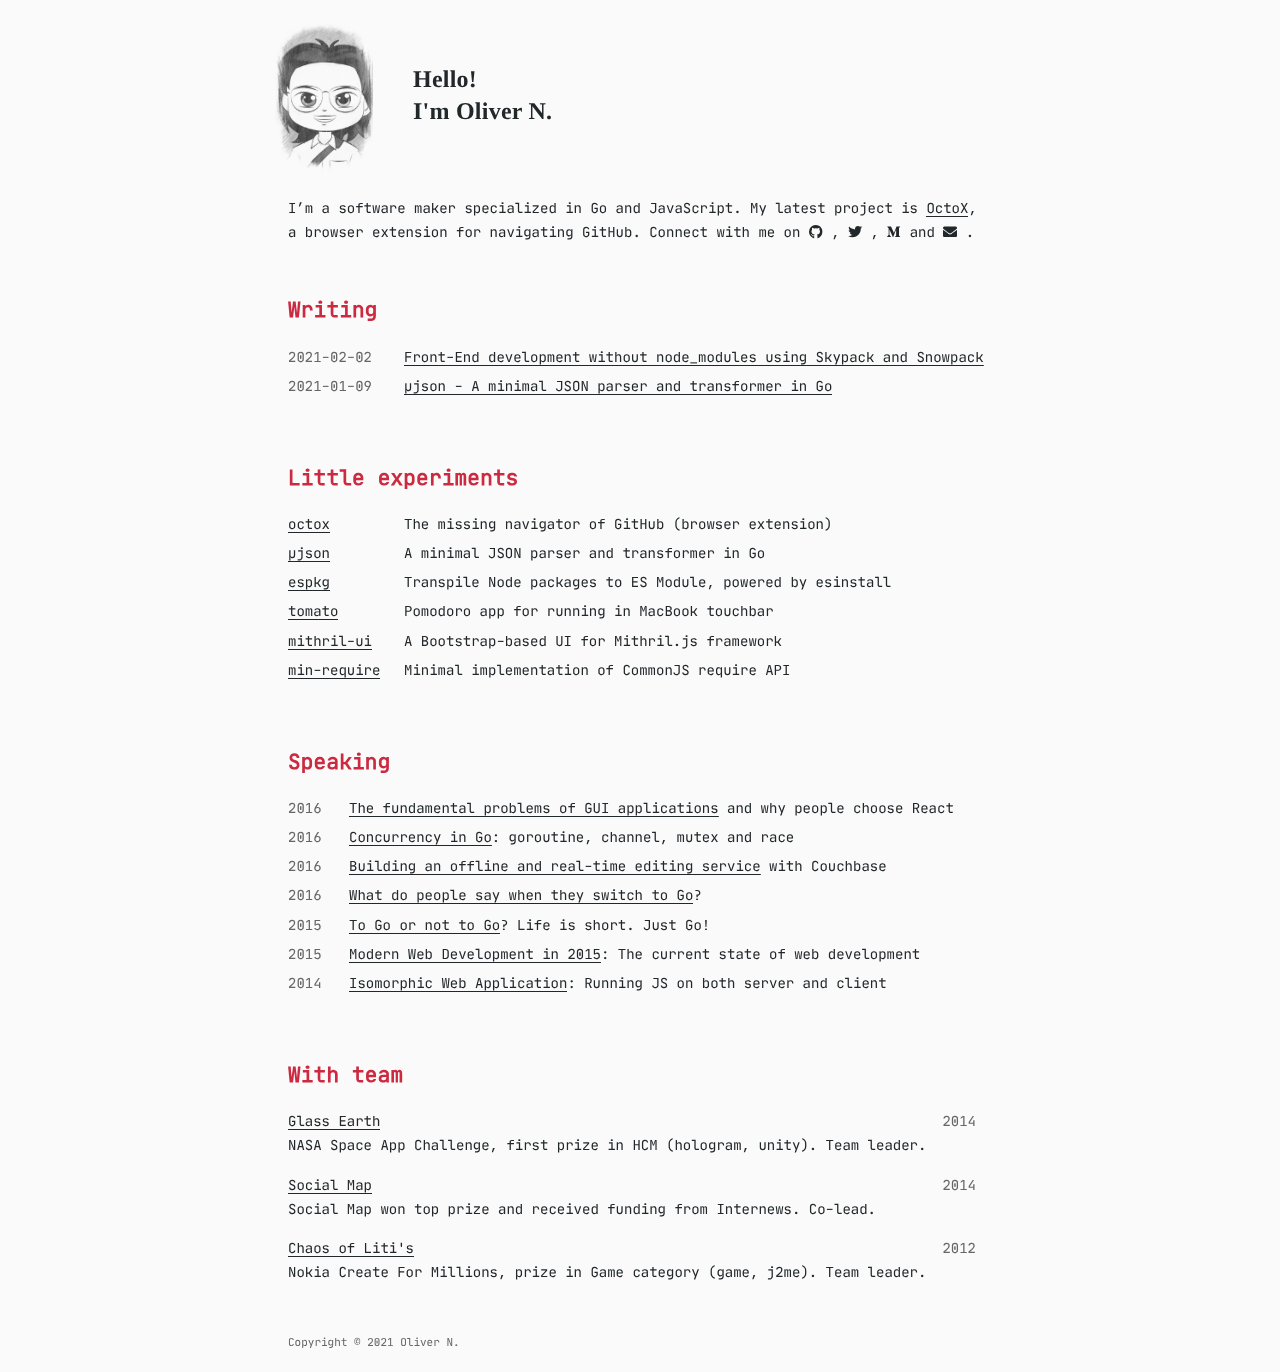
<file: index.html>
<!doctype html><html lang=en-us><meta name=generator content="Hugo 0.55.6"><meta charset=utf-8><meta http-equiv=X-UA-Compatible content="IE=edge"><title>Hello! I&#39;m Oliver N.</title><meta name=description content="I&#39;m a software maker specialized in Go and JavaScript. My latest project is [OctoX](http://octox.io), a browser extension for navigating GitHub."><meta name=viewport content="width=device-width,initial-scale=1"><meta name=robots content=all,follow><meta name=googlebot content=index,follow,snippet,archive><meta property=og:title content="Hello! I&#39;m Oliver N."><meta property=og:description content="I&#39;m a software maker specialized in Go and JavaScript. My latest project is [OctoX](http://octox.io), a browser extension for navigating GitHub."><meta property=og:type content=website><meta property=og:url content=https://olvrng.github.io/ ><meta property=og:image content=https://olvrng.github.io/images/ogx.png><meta property=og:updated_time content=2021-02-02T00:00:00&#43;00:00><meta name=twitter:card content=summary><meta name=twitter:image content=https://olvrng.github.io/images/ogx.png><meta name=twitter:title content="Hello! I&#39;m Oliver N."><meta name=twitter:description content="I&#39;m a software maker specialized in Go and JavaScript. My latest project is [OctoX](http://octox.io), a browser extension for navigating GitHub."><link rel=stylesheet href=https://olvrng.github.io/css/style-classic.css><link rel=stylesheet href=https://olvrng.github.io/style.css><link rel=icon type=image/png href=/images/favicon.png><script async src="https://www.googletagmanager.com/gtag/js?id=G-L5X8RJDCLM"></script><script>function gtag(){dataLayer.push(arguments)}window.dataLayer=window.dataLayer||[],gtag("js",new Date),gtag("config","G-L5X8RJDCLM")</script><body class="max-width mx-auto px3 ltr"><div class="content index py4"><header id=header><a href=#><div id=logo style=background-image:url(/images/me.png)></div><div id=title><h1>Hello!<br>I'm Oliver N.</h1></div></a><div id=nav><ul><li class=icon><a href=#><i class="fas fa-bars fa-2x"></i></a></ul></div></header><section id=about>I&rsquo;m a software maker specialized in Go and JavaScript. My latest project is <a href=http://octox.io>OctoX</a>, a browser extension for navigating GitHub. <span>Connect with me on <a class=icon target=_blank rel=noopener href=https://github.com/olvrng><i class="fab fa-github"></i> </a>, <a class=icon target=_blank rel=noopener href=https://twitter.com/olvrng><i class="fab fa-twitter"></i> </a>, <a class=icon target=_blank rel=noopener href=https://olvrng.medium.com><i class="fab fa-medium-m"></i> </a>and <a class=icon target=_blank rel=noopener href=mailto:olvr.ng@gmail.com><i class="fas fa-envelope"></i> </a>.</span></section><section id=writing><span class=h1><a href=https://olvrng.github.io/ >Writing</a></span><ul class=post-list><li class=post-item><div class=meta><time datetime="2021-02-02 00:00:00 &#43;0000 UTC" itemprop=datePublished>2021-02-02</time></div><span><a href=https://olvrng.github.io/w/esm/ >Front-End development without node_modules using Skypack and Snowpack</a></span><li class=post-item><div class=meta><time datetime="2021-01-09 00:00:00 &#43;0000 UTC" itemprop=datePublished>2021-01-09</time></div><span><a href=https://olvrng.github.io/w/ujson/ >µjson - A minimal JSON parser and transformer in Go</a></span></ul></section><section id=projects><span class=h1><a href=#>Little experiments</a></span><ul class=project-list><li class=project-item><div class=meta><a href=http://octox.io>octox</a></div><span>The missing navigator of GitHub (browser extension)</span><li class=project-item><div class=meta><a href=https://github.com/olvrng/ujson>µjson</a></div><span>A minimal JSON parser and transformer in Go</span><li class=project-item><div class=meta><a href=https://espkg.vercel.app>espkg</a></div><span>Transpile Node packages to ES Module, powered by esinstall</span><li class=project-item><div class=meta><a href=https://github.com/olvrng/tomato>tomato</a></div><span>Pomodoro app for running in MacBook touchbar</span><li class=project-item><div class=meta><a href=https://olvrng.github.io/mithril-ui/ >mithril-ui</a></div><span>A Bootstrap-based UI for Mithril.js framework</span><li class=project-item><div class=meta><a href=https://github.com/olvrng/min-require>min-require</a></div><span>Minimal implementation of CommonJS require API</span></ul></section><section id=speaking><span class=h1><a href=#>Speaking</a></span><ul class=project-list><li class=project-item><div class=meta>2016</div><span><a href=/doc/2016.gui.pdf>The fundamental problems of GUI applications</a> and why people choose React</span><li class=project-item><div class=meta>2016</div><span><a href=/doc/2016.concurrency.pdf>Concurrency in Go</a>: goroutine, channel, mutex and race</span><li class=project-item><div class=meta>2016</div><span><a href=/doc/2016.couchbase.pdf>Building an offline and real-time editing service</a> with Couchbase</span><li class=project-item><div class=meta>2016</div><span><a href=/doc/2016.switchgo.pdf>What do people say when they switch to Go</a>?</span><li class=project-item><div class=meta>2015</div><span><a href=/doc/2015.togo.pdf>To Go or not to Go</a>? Life is short. Just Go!</span><li class=project-item><div class=meta>2015</div><span><a href=/doc/2015.web.pdf>Modern Web Development in 2015</a>: The current state of web development</span><li class=project-item><div class=meta>2014</div><span><a href=/doc/2014.isomorphic.pdf>Isomorphic Web Application</a>: Running JS on both server and client</span></ul></section><section id=projects2><span class=h1><a href=#>With team</a></span><ul class=project-list><li class=project-item><div class=meta><div class=date>2014</div><div class=name><a href=https://2014.spaceappschallenge.org/project/glass-earth/ >Glass Earth</a></div></div><div class=desc>NASA Space App Challenge, first prize in HCM (hologram, unity). Team leader.</div><li class=project-item><div class=meta><div class=date>2014</div><div class=name><a href=http://www.thanhniennews.com/education-youth/45000-awarded-to-3-winning-innovations-in-solving-social-issues-29832.html>Social Map</a></div></div><div class=desc>Social Map won top prize and received funding from Internews. Co-lead.</div><li class=project-item><div class=meta><div class=date>2012</div><div class=name><a href="https://www.youtube.com/watch?v=nrKXu5lF384">Chaos of Liti&#39;s</a></div></div><div class=desc>Nokia Create For Millions, prize in Game category (game, j2me). Team leader.</div></ul></section><footer id=footer><div class=footer-left>Copyright &copy; 2021 Oliver N.</div><div class=footer-right><nav><ul></ul></nav></div></footer></div><link rel=stylesheet href=/lib/font-awesome/css/all.min.css><script src=/lib/jquery/jquery.min.js></script><script src=/js/main.js></script>
</file>
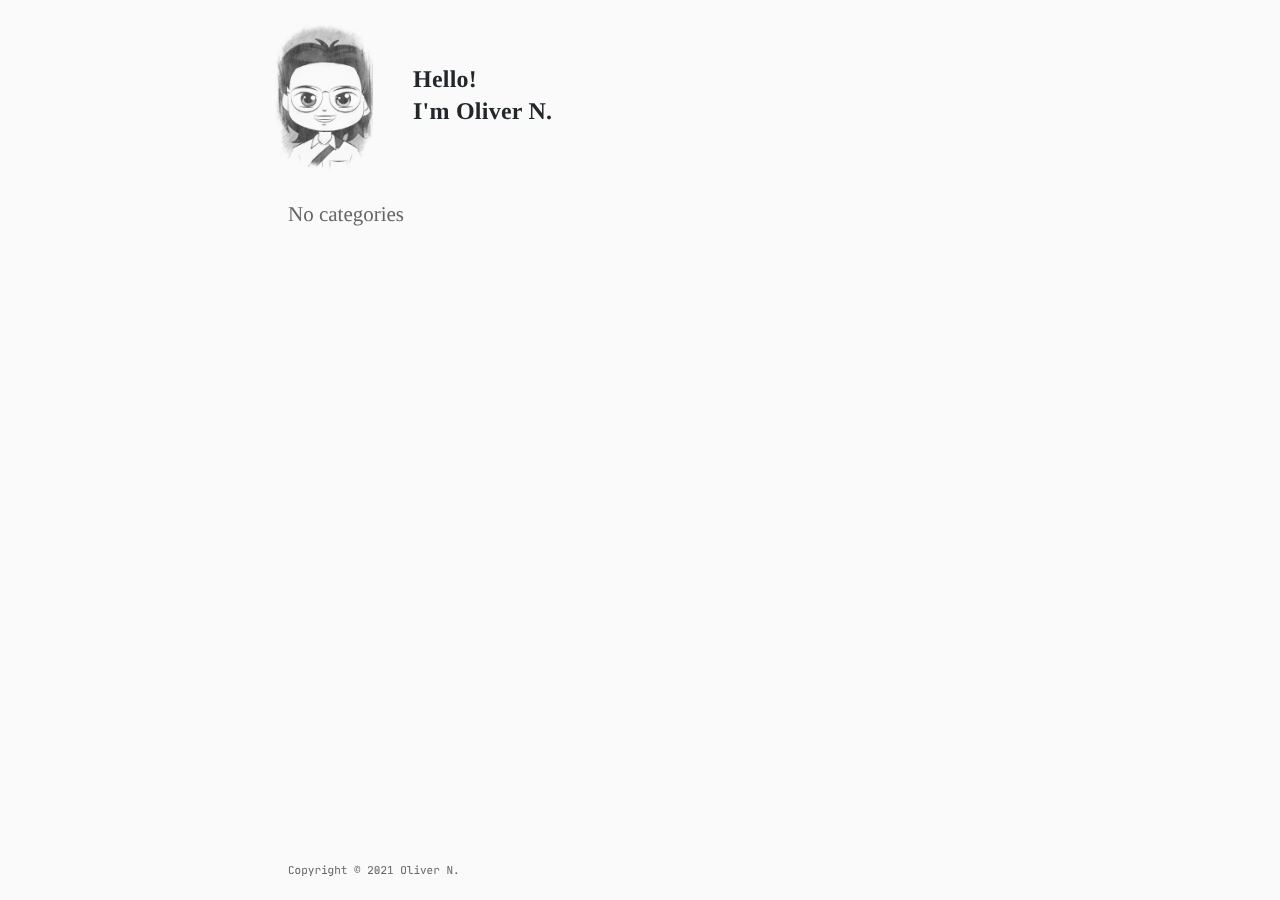
<file: categories/index.html>
<!doctype html><html lang=en-us><meta charset=utf-8><meta http-equiv=X-UA-Compatible content="IE=edge"><title>Hello! I&#39;m Oliver N.</title><meta name=description content="I&#39;m a software maker specialized in Go and JavaScript. My latest project is [OctoX](http://octox.io), a browser extension for navigating GitHub."><meta name=viewport content="width=device-width,initial-scale=1"><meta name=robots content=all,follow><meta name=googlebot content=index,follow,snippet,archive><meta property=og:title content=Categories><meta property=og:description content="I&#39;m a software maker specialized in Go and JavaScript. My latest project is [OctoX](http://octox.io), a browser extension for navigating GitHub."><meta property=og:type content=website><meta property=og:url content=https://olvrng.github.io/categories/ ><meta property=og:image content=https://olvrng.github.io/images/ogx.png><meta name=twitter:card content=summary><meta name=twitter:image content=https://olvrng.github.io/images/ogx.png><meta name=twitter:title content=Categories><meta name=twitter:description content="I&#39;m a software maker specialized in Go and JavaScript. My latest project is [OctoX](http://octox.io), a browser extension for navigating GitHub."><link rel=stylesheet href=https://olvrng.github.io/css/style-classic.css><link rel=stylesheet href=https://olvrng.github.io/style.css><link rel=icon type=image/png href=/images/favicon.png><script async src="https://www.googletagmanager.com/gtag/js?id=G-L5X8RJDCLM"></script><script>function gtag(){dataLayer.push(arguments)}window.dataLayer=window.dataLayer||[],gtag("js",new Date),gtag("config","G-L5X8RJDCLM")</script><body class="max-width mx-auto px3 ltr"><div class="content index py4"><header id=header><a href=#><div id=logo style=background-image:url(/images/me.png)></div><div id=title><h1>Hello!<br>I'm Oliver N.</h1></div></a><div id=nav><ul><li class=icon><a href=#><i class="fas fa-bars fa-2x"></i></a></ul></div></header><article class=post itemscope itemtype=http://schema.org/BlogPosting><div class=content itemprop=articleBody><div id=categories><div class=category-list-title>No categories</div><div class=category-list><ul class=category-list></ul></div></div></div></article><footer id=footer><div class=footer-left>Copyright &copy; 2021 Oliver N.</div><div class=footer-right><nav><ul></ul></nav></div></footer></div><link rel=stylesheet href=/lib/font-awesome/css/all.min.css><script src=/lib/jquery/jquery.min.js></script><script src=/js/main.js></script>
</file>
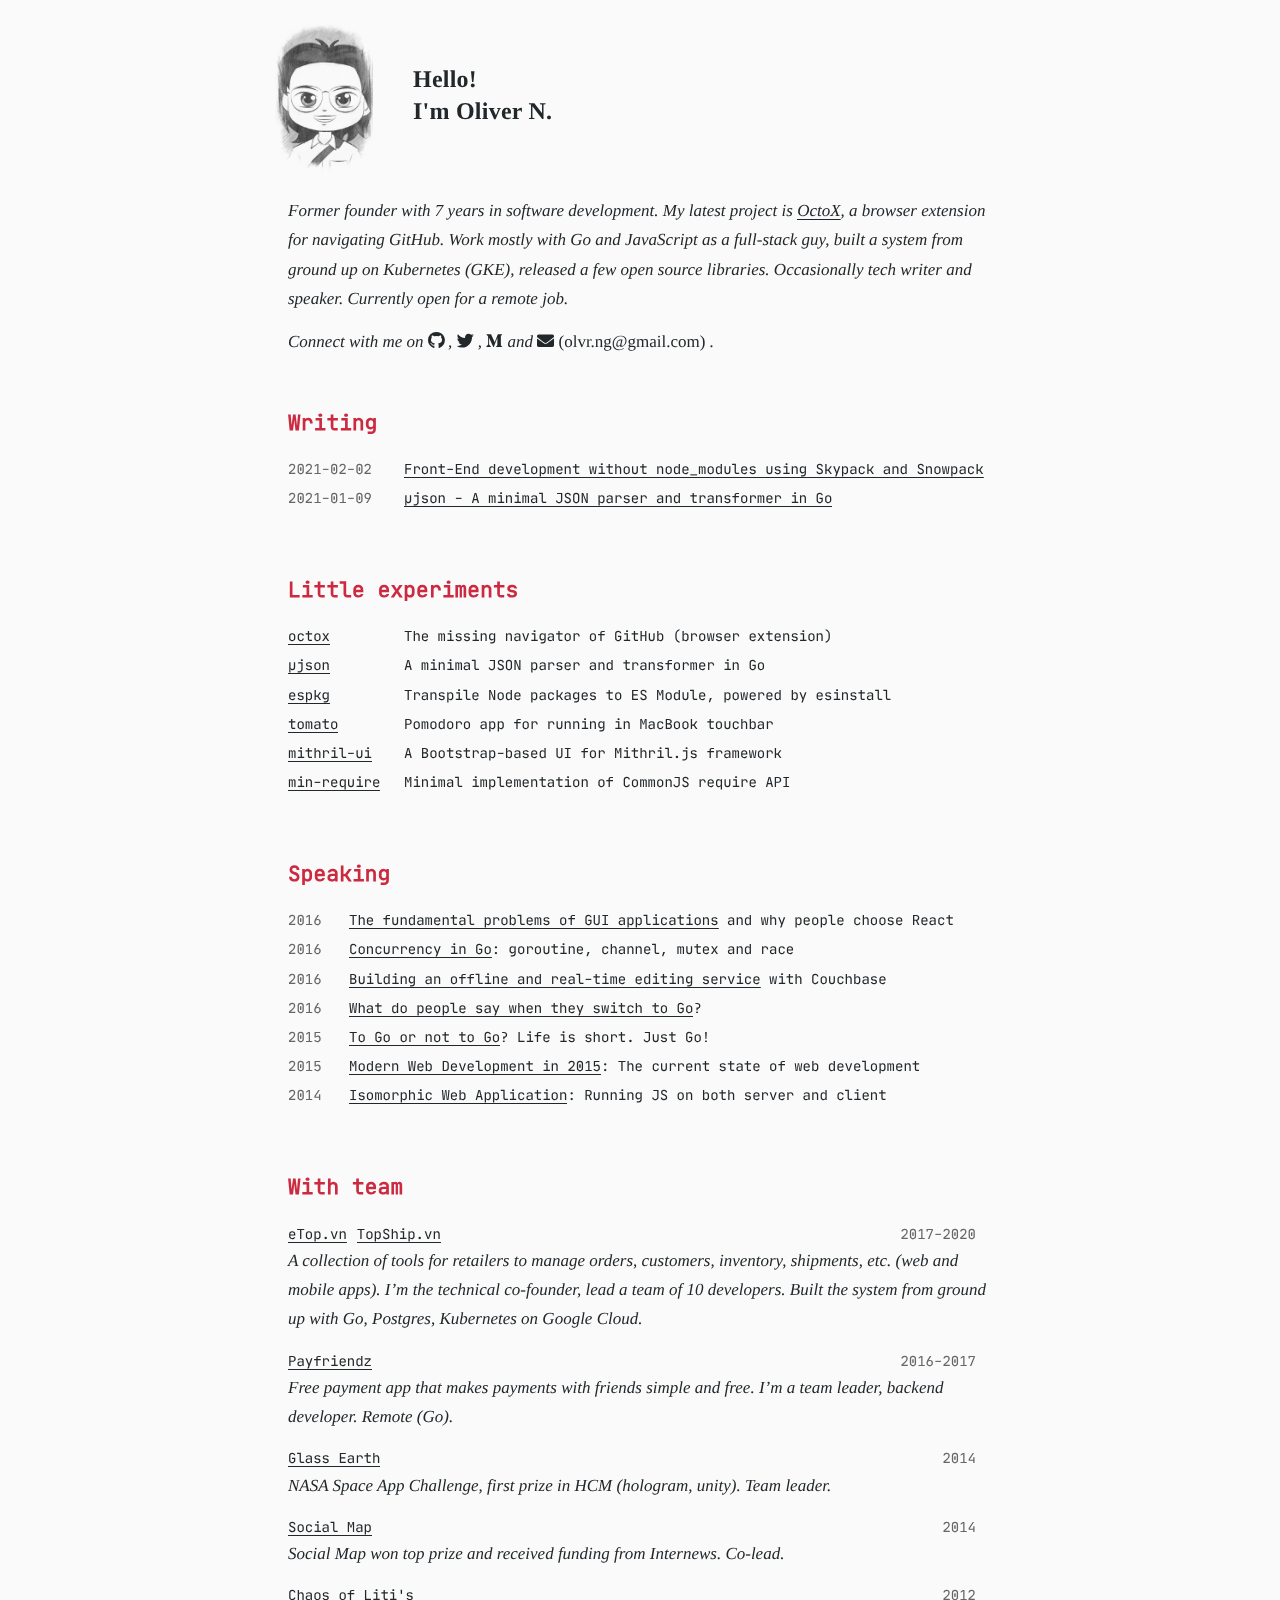
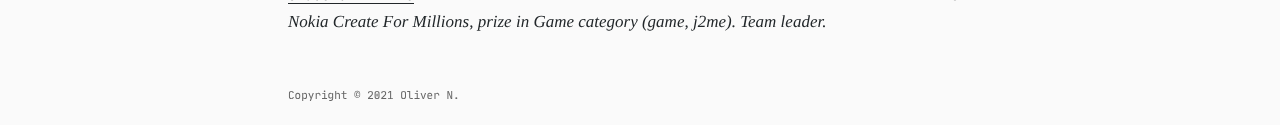
<file: cv/index.html>
<!doctype html><html lang=en-us><meta charset=utf-8><meta http-equiv=X-UA-Compatible content="IE=edge"><title>| Hello! I&#39;m Oliver N.</title><meta name=description content="I&#39;m a software maker specialized in Go and JavaScript. My latest project is [OctoX](http://octox.io), a browser extension for navigating GitHub."><meta name=viewport content="width=device-width,initial-scale=1"><meta name=robots content=all,follow><meta name=googlebot content=index,follow,snippet,archive><meta property=og:title content=""><meta property=og:description content=""><meta property=og:type content=article><meta property=og:url content=https://olvrng.github.io/cv/ ><meta property=og:image content=https://olvrng.github.io/images/ogx.png><meta name=twitter:card content=summary><meta name=twitter:image content=https://olvrng.github.io/images/ogx.png><meta name=twitter:title content=""><meta name=twitter:description content=""><link rel=stylesheet href=https://olvrng.github.io/css/style-classic.css><link rel=stylesheet href=https://olvrng.github.io/style.css><link rel=icon type=image/png href=/images/favicon.png><script async src="https://www.googletagmanager.com/gtag/js?id=G-L5X8RJDCLM"></script><script>function gtag(){dataLayer.push(arguments)}window.dataLayer=window.dataLayer||[],gtag("js",new Date),gtag("config","G-L5X8RJDCLM")</script><body class="max-width mx-auto px3 ltr"><div class="content index py4"><header id=header><a href=#><div id=logo style=background-image:url(/images/me.png)></div><div id=title><h1>Hello!<br>I'm Oliver N.</h1></div></a><div id=nav><ul><li class=icon><a href=#><i class="fas fa-bars fa-2x"></i></a></ul></div></header><section id=about class=cv><div class=desc-cv>Former founder with 7 years in software development. My latest project is <a href=http://octox.io>OctoX</a>, a browser extension for navigating GitHub. Work mostly with Go and JavaScript as a full-stack guy, built a system from ground up on Kubernetes (GKE), released a few open source libraries. Occasionally tech writer and speaker. Currently open for a remote job.</div><span>Connect with me on <a class=icon target=_blank rel=noopener href=https://github.com/olvrng><i class="fab fa-github"></i> </a>, <a class=icon target=_blank rel=noopener href=https://twitter.com/olvrng><i class="fab fa-twitter"></i> </a>, <a class=icon target=_blank rel=noopener href=https://olvrng.medium.com><i class="fab fa-medium-m"></i> </a>and <a class=icon target=_blank rel=noopener href=mailto:olvr.ng@gmail.com><i class="fas fa-envelope"></i> </a><span class=style-alt>(olvr.ng@gmail.com)</span> .</span></section><section id=writing><span class=h1><a href=https://olvrng.github.io/ >Writing</a></span><ul class=post-list><li class=post-item><div class=meta><time datetime="2021-02-02 00:00:00 &#43;0000 UTC" itemprop=datePublished>2021-02-02</time></div><span><a href=https://olvrng.github.io/w/esm/ >Front-End development without node_modules using Skypack and Snowpack</a></span><li class=post-item><div class=meta><time datetime="2021-01-09 00:00:00 &#43;0000 UTC" itemprop=datePublished>2021-01-09</time></div><span><a href=https://olvrng.github.io/w/ujson/ >µjson - A minimal JSON parser and transformer in Go</a></span></ul></section><section id=projects><span class=h1><a href=#>Little experiments</a></span><ul class=project-list><li class=project-item><div class=meta><a href=http://octox.io>octox</a></div><span>The missing navigator of GitHub (browser extension)</span><li class=project-item><div class=meta><a href=https://github.com/olvrng/ujson>µjson</a></div><span>A minimal JSON parser and transformer in Go</span><li class=project-item><div class=meta><a href=https://espkg.vercel.app>espkg</a></div><span>Transpile Node packages to ES Module, powered by esinstall</span><li class=project-item><div class=meta><a href=https://github.com/olvrng/tomato>tomato</a></div><span>Pomodoro app for running in MacBook touchbar</span><li class=project-item><div class=meta><a href=https://olvrng.github.io/mithril-ui/ >mithril-ui</a></div><span>A Bootstrap-based UI for Mithril.js framework</span><li class=project-item><div class=meta><a href=https://github.com/olvrng/min-require>min-require</a></div><span>Minimal implementation of CommonJS require API</span></ul></section><section id=speaking><span class=h1><a href=#>Speaking</a></span><ul class=project-list><li class=project-item><div class=meta>2016</div><span><a href=/doc/2016.gui.pdf>The fundamental problems of GUI applications</a> and why people choose React</span><li class=project-item><div class=meta>2016</div><span><a href=/doc/2016.concurrency.pdf>Concurrency in Go</a>: goroutine, channel, mutex and race</span><li class=project-item><div class=meta>2016</div><span><a href=/doc/2016.couchbase.pdf>Building an offline and real-time editing service</a> with Couchbase</span><li class=project-item><div class=meta>2016</div><span><a href=/doc/2016.switchgo.pdf>What do people say when they switch to Go</a>?</span><li class=project-item><div class=meta>2015</div><span><a href=/doc/2015.togo.pdf>To Go or not to Go</a>? Life is short. Just Go!</span><li class=project-item><div class=meta>2015</div><span><a href=/doc/2015.web.pdf>Modern Web Development in 2015</a>: The current state of web development</span><li class=project-item><div class=meta>2014</div><span><a href=/doc/2014.isomorphic.pdf>Isomorphic Web Application</a>: Running JS on both server and client</span></ul></section><section id=projects2><span class=h1><a href=#>With team</a></span><ul class=project-list><li class=project-item><div class=meta><div class=date>2017-2020</div><div class=name-list><div class=name><a href=https://etop.vn>eTop.vn</a></div><div class=name><a href=https://topship.vn>TopShip.vn</a></div></div></div><div class="desc desc-cv">A collection of tools for retailers to manage orders, customers, inventory, shipments, etc. (web and mobile apps). I&rsquo;m the technical co-founder, lead a team of 10 developers. Built the system from ground up with Go, Postgres, Kubernetes on Google Cloud.</div><li class=project-item><div class=meta><div class=date>2016-2017</div><div class=name><a href=https://www.crunchbase.com/organization/payfriendz-2>Payfriendz</a></div></div><div class="desc desc-cv">Free payment app that makes payments with friends simple and free. I&rsquo;m a team leader, backend developer. Remote (Go).</div><li class=project-item><div class=meta><div class=date>2014</div><div class=name><a href=https://2014.spaceappschallenge.org/project/glass-earth/ >Glass Earth</a></div></div><div class="desc desc-cv">NASA Space App Challenge, first prize in HCM (hologram, unity). Team leader.</div><li class=project-item><div class=meta><div class=date>2014</div><div class=name><a href=http://www.thanhniennews.com/education-youth/45000-awarded-to-3-winning-innovations-in-solving-social-issues-29832.html>Social Map</a></div></div><div class="desc desc-cv">Social Map won top prize and received funding from Internews. Co-lead.</div><li class=project-item><div class=meta><div class=date>2012</div><div class=name><a href="https://www.youtube.com/watch?v=nrKXu5lF384">Chaos of Liti&#39;s</a></div></div><div class="desc desc-cv">Nokia Create For Millions, prize in Game category (game, j2me). Team leader.</div></ul></section><footer id=footer><div class=footer-left>Copyright &copy; 2021 Oliver N.</div><div class=footer-right><nav><ul></ul></nav></div></footer></div><link rel=stylesheet href=/lib/font-awesome/css/all.min.css><script src=/lib/jquery/jquery.min.js></script><script src=/js/main.js></script>
</file>
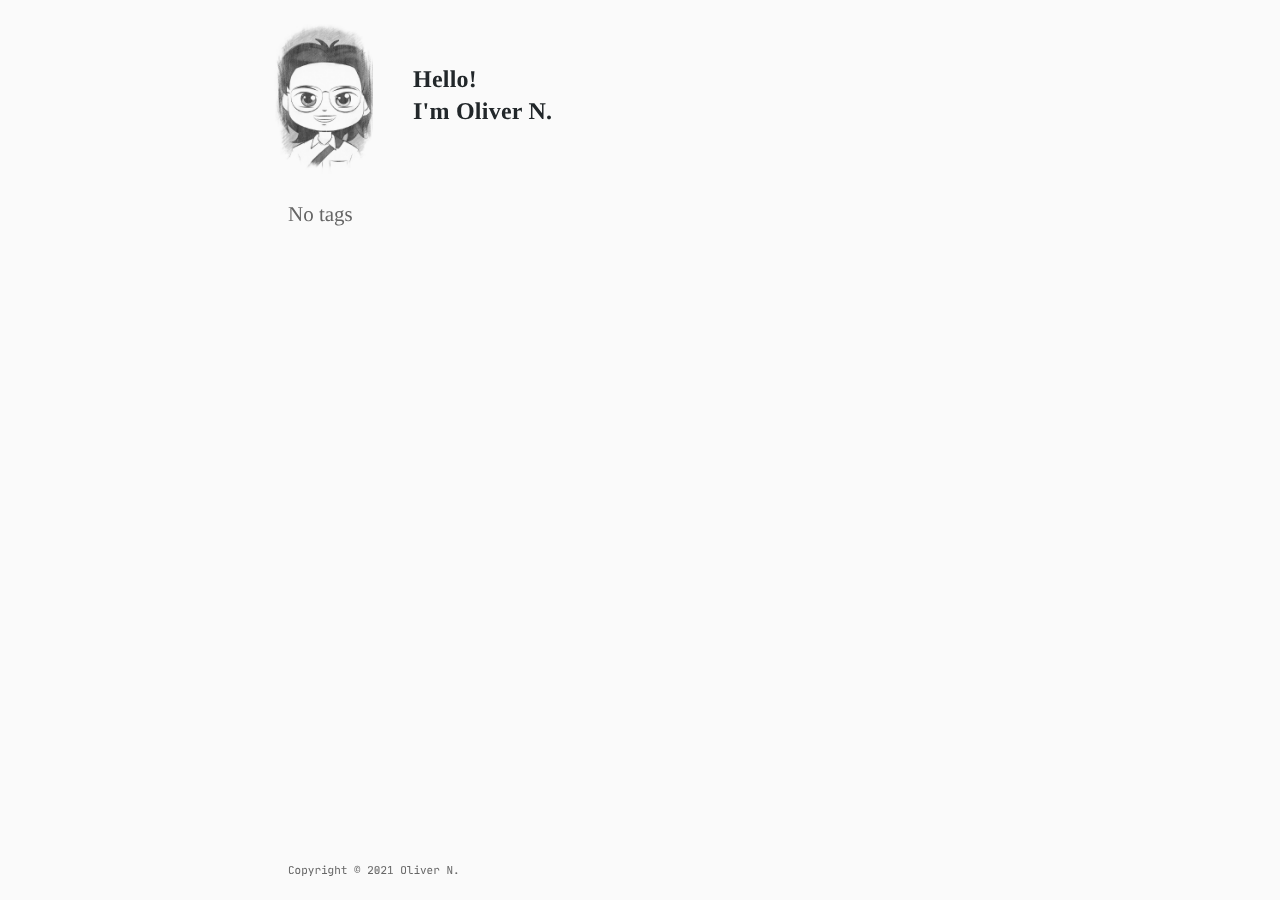
<file: tags/index.html>
<!doctype html><html lang=en-us><meta charset=utf-8><meta http-equiv=X-UA-Compatible content="IE=edge"><title>Hello! I&#39;m Oliver N.</title><meta name=description content="I&#39;m a software maker specialized in Go and JavaScript. My latest project is [OctoX](http://octox.io), a browser extension for navigating GitHub."><meta name=viewport content="width=device-width,initial-scale=1"><meta name=robots content=all,follow><meta name=googlebot content=index,follow,snippet,archive><meta property=og:title content=Tags><meta property=og:description content="I&#39;m a software maker specialized in Go and JavaScript. My latest project is [OctoX](http://octox.io), a browser extension for navigating GitHub."><meta property=og:type content=website><meta property=og:url content=https://olvrng.github.io/tags/ ><meta property=og:image content=https://olvrng.github.io/images/ogx.png><meta name=twitter:card content=summary><meta name=twitter:image content=https://olvrng.github.io/images/ogx.png><meta name=twitter:title content=Tags><meta name=twitter:description content="I&#39;m a software maker specialized in Go and JavaScript. My latest project is [OctoX](http://octox.io), a browser extension for navigating GitHub."><link rel=stylesheet href=https://olvrng.github.io/css/style-classic.css><link rel=stylesheet href=https://olvrng.github.io/style.css><link rel=icon type=image/png href=/images/favicon.png><script async src="https://www.googletagmanager.com/gtag/js?id=G-L5X8RJDCLM"></script><script>function gtag(){dataLayer.push(arguments)}window.dataLayer=window.dataLayer||[],gtag("js",new Date),gtag("config","G-L5X8RJDCLM")</script><body class="max-width mx-auto px3 ltr"><div class="content index py4"><header id=header><a href=#><div id=logo style=background-image:url(/images/me.png)></div><div id=title><h1>Hello!<br>I'm Oliver N.</h1></div></a><div id=nav><ul><li class=icon><a href=#><i class="fas fa-bars fa-2x"></i></a></ul></div></header><article class=post itemscope itemtype=http://schema.org/BlogPosting><div class=content itemprop=articleBody><div id=tag-cloud><div class=tag-cloud-title>No tags</div><div class=tag-cloud-tags></div></div></div></article><footer id=footer><div class=footer-left>Copyright &copy; 2021 Oliver N.</div><div class=footer-right><nav><ul></ul></nav></div></footer></div><link rel=stylesheet href=/lib/font-awesome/css/all.min.css><script src=/lib/jquery/jquery.min.js></script><script src=/js/main.js></script>
</file>
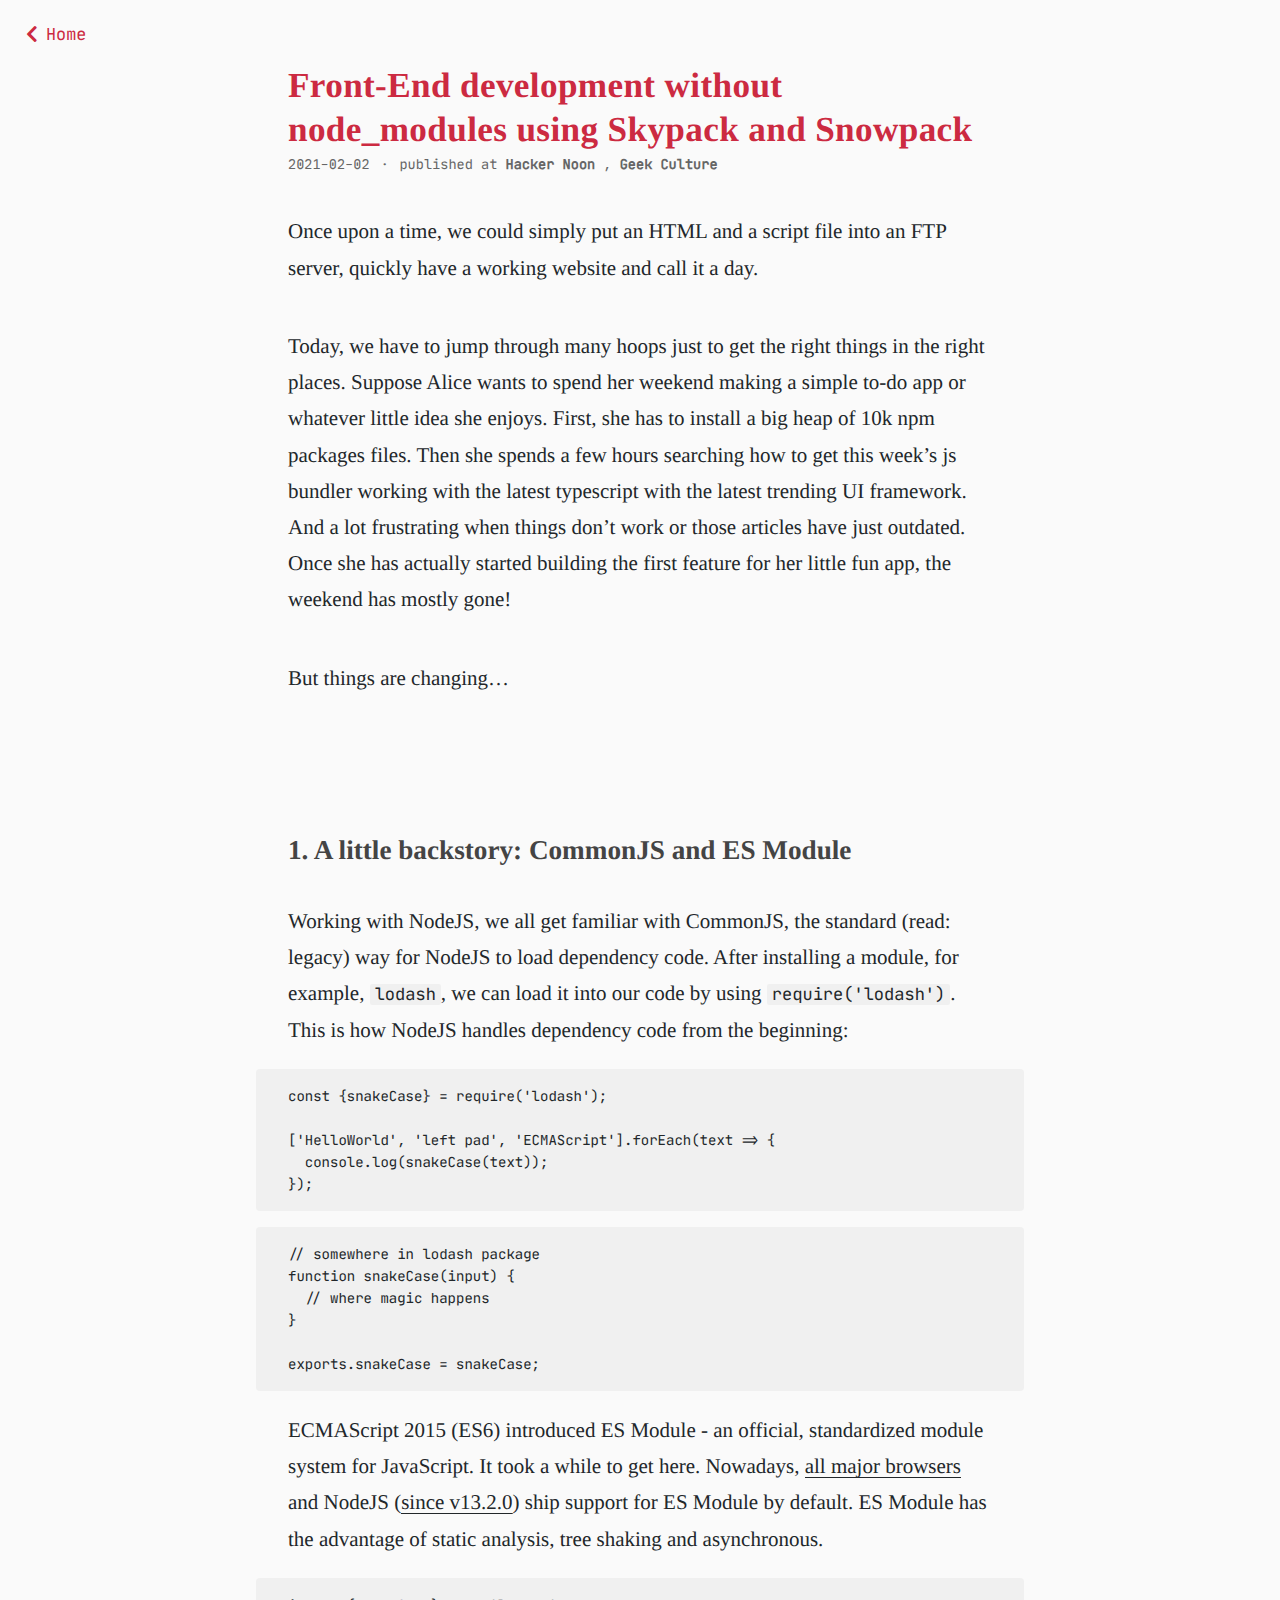
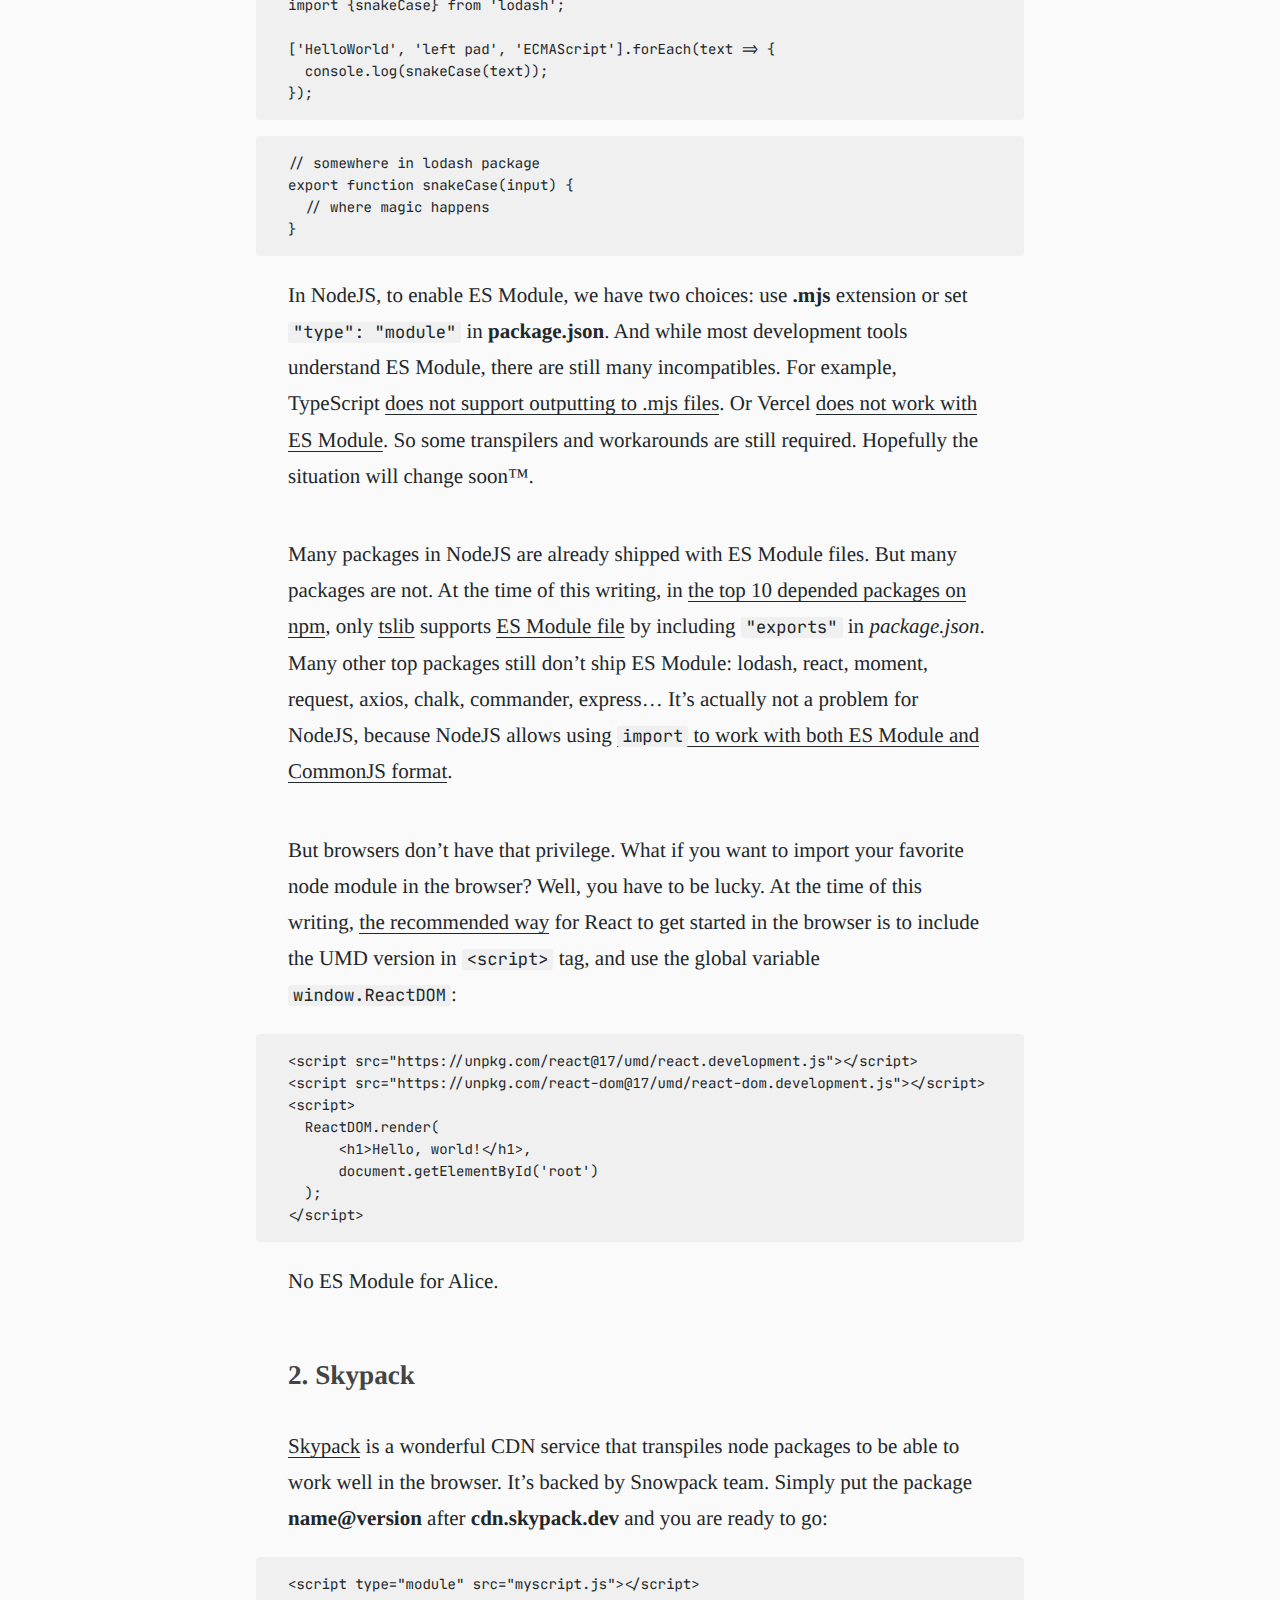
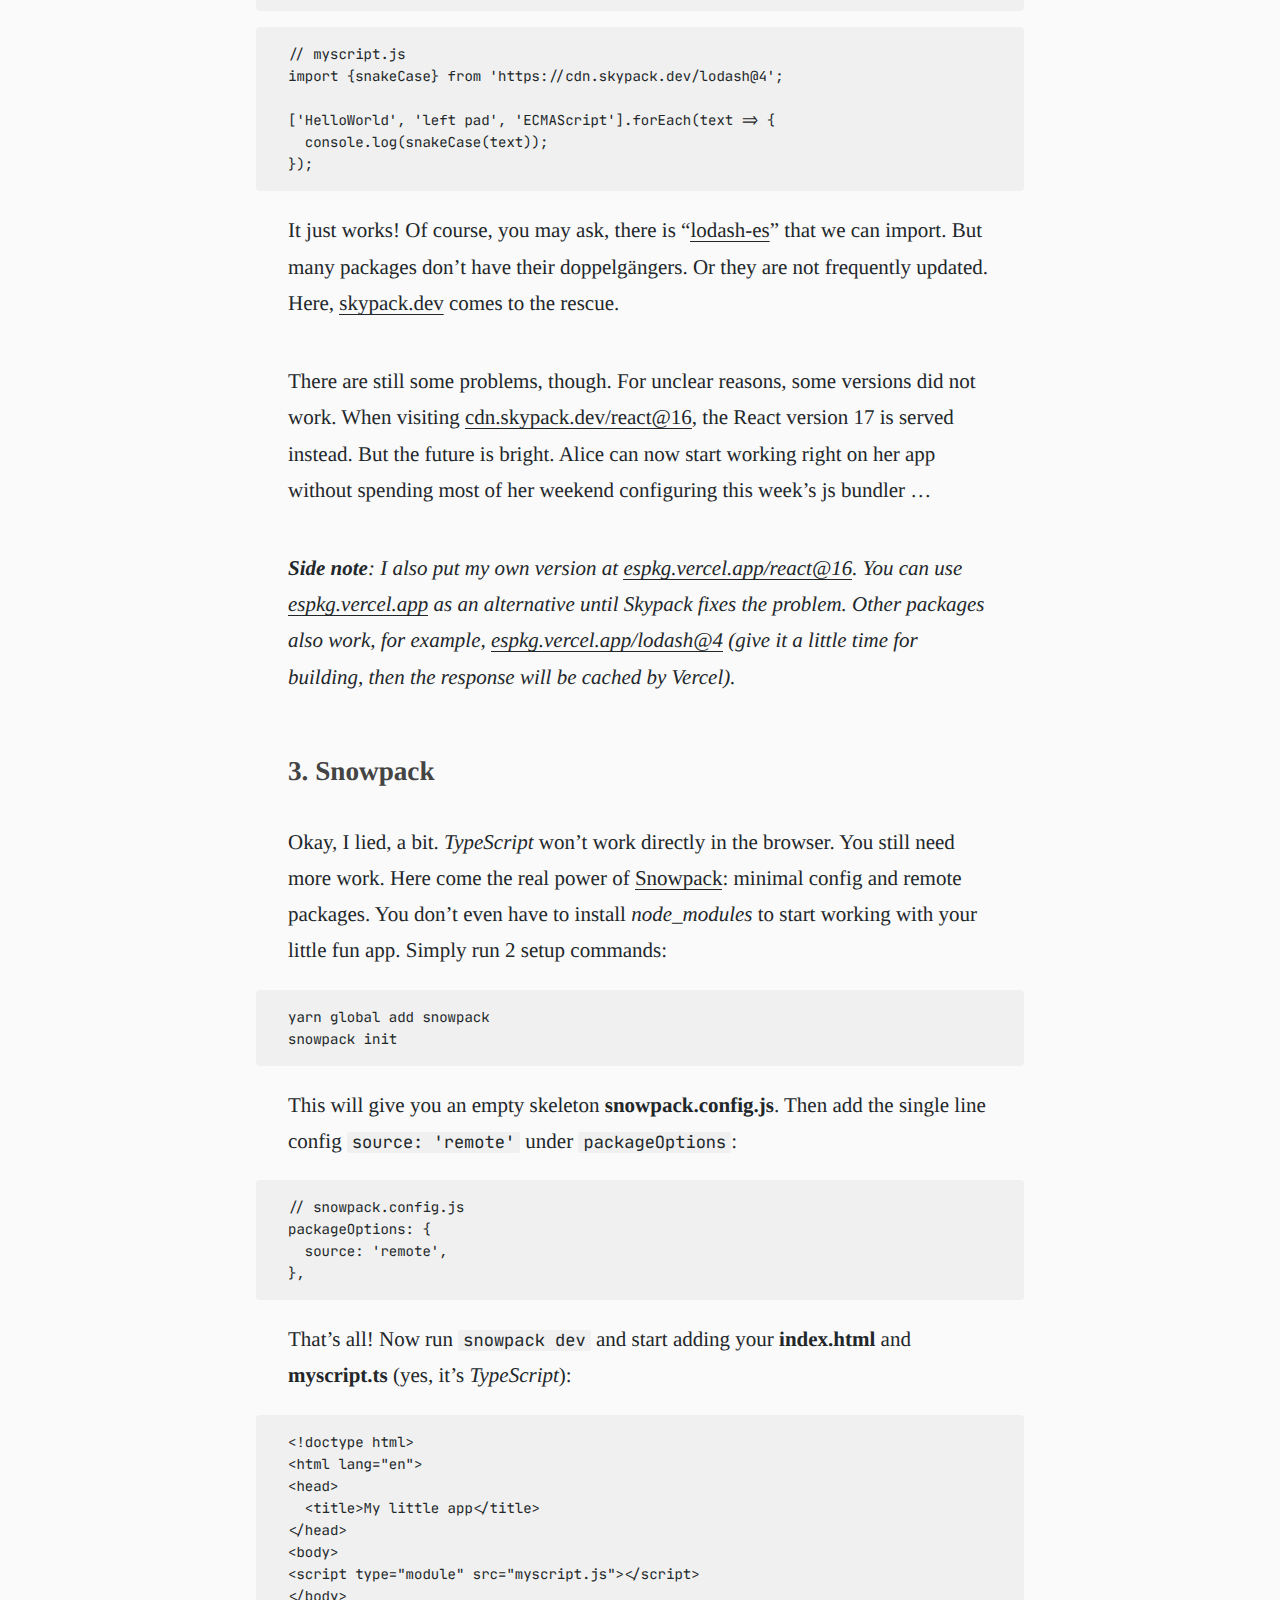
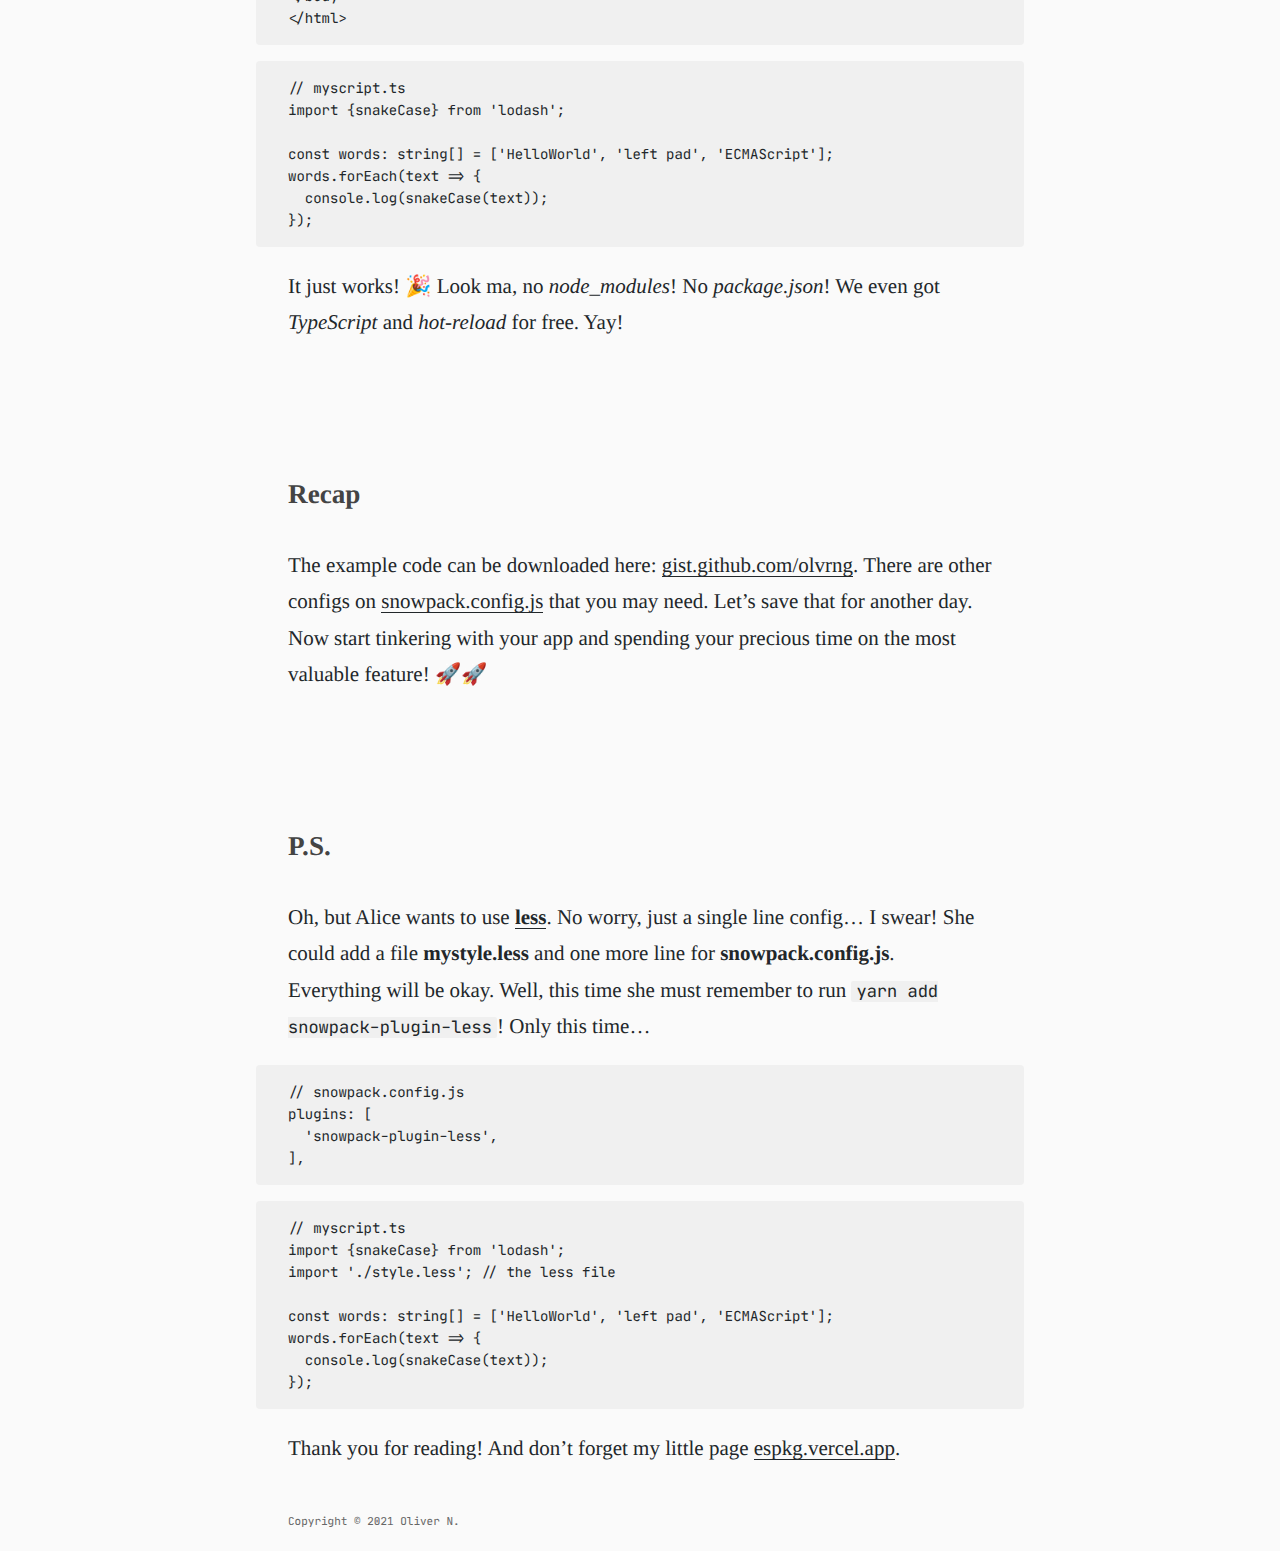
<file: w/esm/index.html>
<!doctype html><html lang=en-us><meta charset=utf-8><meta http-equiv=X-UA-Compatible content="IE=edge"><title>Front-End development without node_modules using Skypack and Snowpack | Hello! I&#39;m Oliver N.</title><meta name=description content="I&#39;m a software maker specialized in Go and JavaScript. My latest project is [OctoX](http://octox.io), a browser extension for navigating GitHub."><meta name=viewport content="width=device-width,initial-scale=1"><meta name=robots content=all,follow><meta name=googlebot content=index,follow,snippet,archive><meta property=og:title content="Front-End development without node_modules using Skypack and Snowpack"><meta property=og:description content="Once upon a time, we could simply put an HTML and a script file into an FTP server, quickly have a working website and call it a day.
Today, we have to jump through many hoops just to get the right things in the right places. Suppose Alice wants to spend her weekend making a simple to-do app or whatever little idea she enjoys. First, she has to install a big heap of 10k npm packages files."><meta property=og:type content=article><meta property=og:url content=https://olvrng.github.io/w/esm/ ><meta property=og:image content=https://olvrng.github.io/images/ogx.png><meta property=article:published_time content=2021-02-02T00:00:00&#43;00:00><meta property=article:modified_time content=2021-02-02T00:00:00&#43;00:00><meta name=twitter:card content=summary><meta name=twitter:image content=https://olvrng.github.io/images/ogx.png><meta name=twitter:title content="Front-End development without node_modules using Skypack and Snowpack"><meta name=twitter:description content="Once upon a time, we could simply put an HTML and a script file into an FTP server, quickly have a working website and call it a day.
Today, we have to jump through many hoops just to get the right things in the right places. Suppose Alice wants to spend her weekend making a simple to-do app or whatever little idea she enjoys. First, she has to install a big heap of 10k npm packages files."><link rel=stylesheet href=https://olvrng.github.io/css/style-classic.css><link rel=stylesheet href=https://olvrng.github.io/style.css><link rel=icon type=image/png href=/images/favicon.png><script async src="https://www.googletagmanager.com/gtag/js?id=G-L5X8RJDCLM"></script><script>function gtag(){dataLayer.push(arguments)}window.dataLayer=window.dataLayer||[],gtag("js",new Date),gtag("config","G-L5X8RJDCLM")</script><body class="max-width mx-auto px3 ltr"><div class="content index py4"><div id=header-post><a id=menu-icon href=/ ><i class="fas fa-chevron-left fa-lg"></i> <span class=icon-text>Home&nbsp;</span></a> <a id=menu-icon-tablet href=/ ><i class="fas fa-chevron-left fa-lg"></i> <span class=icon-text>Home&nbsp;</span></a></div><article class=post itemscope itemtype=http://schema.org/BlogPosting><header><h1 class=posttitle itemprop="name headline">Front-End development without node_modules using Skypack and Snowpack</h1><div class=meta><div class=postdate><time datetime="2021-02-02 00:00:00 &#43;0000 UTC" itemprop=datePublished>2021-02-02</time></div><div class=published-at>&nbsp;・&nbsp;published at <a target=_blank href=https://hackernoon.com/front-end-development-without-node_modules-using-skypack-and-snowpack-s03n33mk>Hacker Noon</a> , <a target=_blank href=https://medium.com/geekculture/front-end-development-without-node-modules-ff64cf7d511d>Geek Culture</a></div></div></header><div class=content itemprop=articleBody><p>Once upon a time, we could simply put an HTML and a script file into an FTP server, quickly have a working website and call it a day.<p>Today, we have to jump through many hoops just to get the right things in the right places. Suppose Alice wants to spend her weekend making a simple to-do app or whatever little idea she enjoys. First, she has to install a big heap of 10k npm packages files. Then she spends a few hours searching how to get this week&rsquo;s js bundler working with the latest typescript with the latest trending UI framework. And a lot frustrating when things don&rsquo;t work or those articles have just outdated. Once she has actually started building the first feature for her little fun app, the weekend has mostly gone!<p>But things are changing&hellip;<p><br><h2 id=1-a-little-backstory-commonjs-and-es-module>1. A little backstory: CommonJS and ES Module</h2><p>Working with NodeJS, we all get familiar with CommonJS, the standard (read: legacy) way for NodeJS to load dependency code. After installing a module, for example, <code>lodash</code>, we can load it into our code by using <code>require('lodash')</code>. This is how NodeJS handles dependency code from the beginning:<pre><code class=language-js>const {snakeCase} = require('lodash');

['HelloWorld', 'left pad', 'ECMAScript'].forEach(text =&gt; {
  console.log(snakeCase(text));
});
</code></pre><pre><code class=language-js>// somewhere in lodash package
function snakeCase(input) {
  // where magic happens
}

exports.snakeCase = snakeCase;
</code></pre><p>ECMAScript 2015 (ES6) introduced ES Module - an official, standardized module system for JavaScript. It took a while to get here. Nowadays, <a href=https://caniuse.com/es6-module>all major browsers</a> and NodeJS (<a href=https://nodejs.medium.com/announcing-core-node-js-support-for-ecmascript-modules-c5d6dc29b663>since v13.2.0</a>) ship support for ES Module by default. ES Module has the advantage of static analysis, tree shaking and asynchronous.<pre><code class=language-js>import {snakeCase} from 'lodash';

['HelloWorld', 'left pad', 'ECMAScript'].forEach(text =&gt; {
  console.log(snakeCase(text));
});
</code></pre><pre><code class=language-js>// somewhere in lodash package
export function snakeCase(input) {
  // where magic happens
}
</code></pre><p>In NodeJS, to enable ES Module, we have two choices: use <strong>.mjs</strong> extension or set <code>&quot;type&quot;: &quot;module&quot;</code> in <strong>package.json</strong>. And while most development tools understand ES Module, there are still many incompatibles. For example, TypeScript <a href=https://github.com/microsoft/TypeScript/issues/18442>does not support outputting to .mjs files</a>. Or Vercel <a href=https://github.com/vercel/next.js/issues/9607>does not work with ES Module</a>. So some transpilers and workarounds are still required. Hopefully the situation will change soon™.<p>Many packages in NodeJS are already shipped with ES Module files. But many packages are not. At the time of this writing, in <a href=https://www.npmjs.com/browse/depended>the top 10 depended packages on npm</a>, only <a href=https://www.npmjs.com/package/tslib>tslib</a> supports <a href=https://github.com/microsoft/tslib/blob/e7a115533a28b90e48139e77462e0b5812983847/package.json#L25>ES Module file</a> by including <code>&quot;exports&quot;</code> in <em>package.json</em>. Many other top packages still don&rsquo;t ship ES Module: lodash, react, moment, request, axios, chalk, commander, express&hellip; It&rsquo;s actually not a problem for NodeJS, because NodeJS allows using <a href=https://nodejs.org/api/esm.html#esm_interoperability_with_commonjs><code>import</code> to work with both ES Module and CommonJS format</a>.<p>But browsers don&rsquo;t have that privilege. What if you want to import your favorite node module in the browser? Well, you have to be lucky. At the time of this writing, <a href=https://reactjs.org/docs/getting-started.html#add-react-to-a-website>the recommended way</a> for React to get started in the browser is to include the UMD version in <code>&lt;script&gt;</code> tag, and use the global variable <code>window.ReactDOM</code>:<pre><code class=language-html>&lt;script src=&quot;https://unpkg.com/react@17/umd/react.development.js&quot;&gt;&lt;/script&gt;
&lt;script src=&quot;https://unpkg.com/react-dom@17/umd/react-dom.development.js&quot;&gt;&lt;/script&gt;
&lt;script&gt;
  ReactDOM.render(
      &lt;h1&gt;Hello, world!&lt;/h1&gt;,
      document.getElementById('root')
  );
&lt;/script&gt;
</code></pre><p>No ES Module for Alice.<h2 id=2-skypack>2. Skypack</h2><p><a href=https://skypack.dev>Skypack</a> is a wonderful CDN service that transpiles node packages to be able to work well in the browser. It&rsquo;s backed by Snowpack team. Simply put the package <strong>name@version</strong> after <strong>cdn.skypack.dev</strong> and you are ready to go:<pre><code class=language-html>&lt;script type=&quot;module&quot; src=&quot;myscript.js&quot;&gt;&lt;/script&gt;
</code></pre><pre><code class=language-js>// myscript.js
import {snakeCase} from 'https://cdn.skypack.dev/lodash@4';

['HelloWorld', 'left pad', 'ECMAScript'].forEach(text =&gt; {
  console.log(snakeCase(text));
});
</code></pre><p>It just works! Of course, you may ask, there is &ldquo;<a href=https://www.npmjs.com/package/lodash-es>lodash-es</a>&rdquo; that we can import. But many packages don&rsquo;t have their doppelgängers. Or they are not frequently updated. Here, <a href=https://skypack.dev>skypack.dev</a> comes to the rescue.<p>There are still some problems, though. For unclear reasons, some versions did not work. When visiting <a href=https://cdn.skypack.dev/react@16>cdn.skypack.dev/react@16</a>, the React version 17 is served instead. But the future is bright. Alice can now start working right on her app without spending most of her weekend configuring this week&rsquo;s js bundler &hellip;<p><em><strong>Side note</strong>: I also put my own version at <a href=https://espkg.vercel.app/react@16>espkg.vercel.app/react@16</a>. You can use <a href=https://espkg.vercel.app>espkg.vercel.app</a> as an alternative until Skypack fixes the problem. Other packages also work, for example, <a href=https://espkg.vercel.app/lodash@4>espkg.vercel.app/lodash@4</a> (give it a little time for building, then the response will be cached by Vercel).</em><h2 id=3-snowpack>3. Snowpack</h2><p>Okay, I lied, a bit. <em>TypeScript</em> won&rsquo;t work directly in the browser. You still need more work. Here come the real power of <a href=https://snowpack.dev>Snowpack</a>: minimal config and remote packages. You don&rsquo;t even have to install <em>node_modules</em> to start working with your little fun app. Simply run 2 setup commands:<pre><code class=language-bash>yarn global add snowpack
snowpack init
</code></pre><p>This will give you an empty skeleton <strong>snowpack.config.js</strong>. Then add the single line config <code>source: 'remote'</code> under <code>packageOptions</code>:<pre><code class=language-js>// snowpack.config.js
packageOptions: {
  source: 'remote',
},
</code></pre><p>That&rsquo;s all! Now run <code>snowpack dev</code> and start adding your <strong>index.html</strong> and <strong>myscript.ts</strong> (yes, it&rsquo;s <em>TypeScript</em>):<pre><code class=language-html>&lt;!doctype html&gt;
&lt;html lang=&quot;en&quot;&gt;
&lt;head&gt;
  &lt;title&gt;My little app&lt;/title&gt;
&lt;/head&gt;
&lt;body&gt;
&lt;script type=&quot;module&quot; src=&quot;myscript.js&quot;&gt;&lt;/script&gt;
&lt;/body&gt;
&lt;/html&gt;
</code></pre><pre><code class=language-typescript>// myscript.ts
import {snakeCase} from 'lodash';

const words: string[] = ['HelloWorld', 'left pad', 'ECMAScript'];
words.forEach(text =&gt; {
  console.log(snakeCase(text));
});
</code></pre><p>It just works! 🎉 Look ma, no <em>node_modules</em>! No <em>package.json</em>! We even got <em>TypeScript</em> and <em>hot-reload</em> for free. Yay!<p><br><h2 id=recap>Recap</h2><p>The example code can be downloaded here: <a href=https://gist.github.com/olvrng/e9729d550cb5c2e023ed0c1f8290978f>gist.github.com/olvrng</a>. There are other configs on <a href=https://www.snowpack.dev/reference/configuration>snowpack.config.js</a> that you may need. Let&rsquo;s save that for another day. Now start tinkering with your app and spending your precious time on the most valuable feature! 🚀🚀<p><br><h2 id=p-s>P.S.</h2><p>Oh, but Alice wants to use <strong><a href=http://lesscss.org>less</a></strong>. No worry, just a single line config&hellip; I swear! She could add a file <strong>mystyle.less</strong> and one more line for <strong>snowpack.config.js</strong>. Everything will be okay. Well, this time she must remember to run <code>yarn add snowpack-plugin-less</code>! Only this time&hellip;<pre><code class=language-js>// snowpack.config.js
plugins: [
  'snowpack-plugin-less',
],
</code></pre><pre><code class=language-typescript>// myscript.ts
import {snakeCase} from 'lodash';
import './style.less'; // the less file

const words: string[] = ['HelloWorld', 'left pad', 'ECMAScript'];
words.forEach(text =&gt; {
  console.log(snakeCase(text));
});
</code></pre><p>Thank you for reading! And don&rsquo;t forget my little page <a href=https://espkg.vercel.app>espkg.vercel.app</a>.</div></article><div id=footer-post-container><div id=footer-post><div id=nav-footer style=display:none><ul></ul></div><div id=toc-footer class=tog-footer style=display:none><nav id=TableOfContents><ul><li><ul><li><a href=#1-a-little-backstory-commonjs-and-es-module>1. A little backstory: CommonJS and ES Module</a><li><a href=#2-skypack>2. Skypack</a><li><a href=#3-snowpack>3. Snowpack</a><li><a href=#recap>Recap</a><li><a href=#p-s>P.S.</a></ul></ul></nav></div><div id=share-footer class=tog-footer style=display:none><ul><li><a class=icon href="http://www.linkedin.com/shareArticle?url=https%3a%2f%2folvrng.github.io%2fw%2fesm%2f&title=Front-End%20development%20without%20node_modules%20using%20Skypack%20and%20Snowpack"><i class="fab fa-linkedin fa-lg" aria-hidden=true></i></a><li><a class=icon href="http://www.facebook.com/sharer.php?u=https%3a%2f%2folvrng.github.io%2fw%2fesm%2f"><i class="fab fa-facebook fa-lg" aria-hidden=true></i></a><li><a class=icon href="https://twitter.com/share?url=https%3a%2f%2folvrng.github.io%2fw%2fesm%2f&text=Front-End%20development%20without%20node_modules%20using%20Skypack%20and%20Snowpack"><i class="fab fa-twitter fa-lg" aria-hidden=true></i></a><li><a class=icon href="http://reddit.com/submit?url=https%3a%2f%2folvrng.github.io%2fw%2fesm%2f&title=Front-End%20development%20without%20node_modules%20using%20Skypack%20and%20Snowpack"><i class="fab fa-reddit fa-lg" aria-hidden=true></i></a><li><a class=icon href="https://news.ycombinator.com/submitlink?u=https%3a%2f%2folvrng.github.io%2fw%2fesm%2f&t=Front-End%20development%20without%20node_modules%20using%20Skypack%20and%20Snowpack"><i class="fab fa-hacker-news fa-lg" aria-hidden=true></i></a></ul></div><div id=actions-footer><a id=home class=icon href=/ ><i class="fas fa-chevron-left fa-lg" aria-hidden=true></i> Home</a> <a id=toc class=icon href=# onclick='return $(".tog-footer").toggle(),!1'><i class="fas fa-list fa-lg" aria-hidden=true></i> TOC</a> <a id=share class=icon href=# onclick='return $(".tog-footer").toggle(),!1'><i class="fas fa-share-alt fa-lg" aria-hidden=true></i> Share</a></div></div></div><footer id=footer><div class=footer-left>Copyright &copy; 2021 Oliver N.</div><div class=footer-right><nav><ul></ul></nav></div></footer></div><link rel=stylesheet href=/lib/font-awesome/css/all.min.css><script src=/lib/jquery/jquery.min.js></script><script src=/js/main.js></script>
</file>
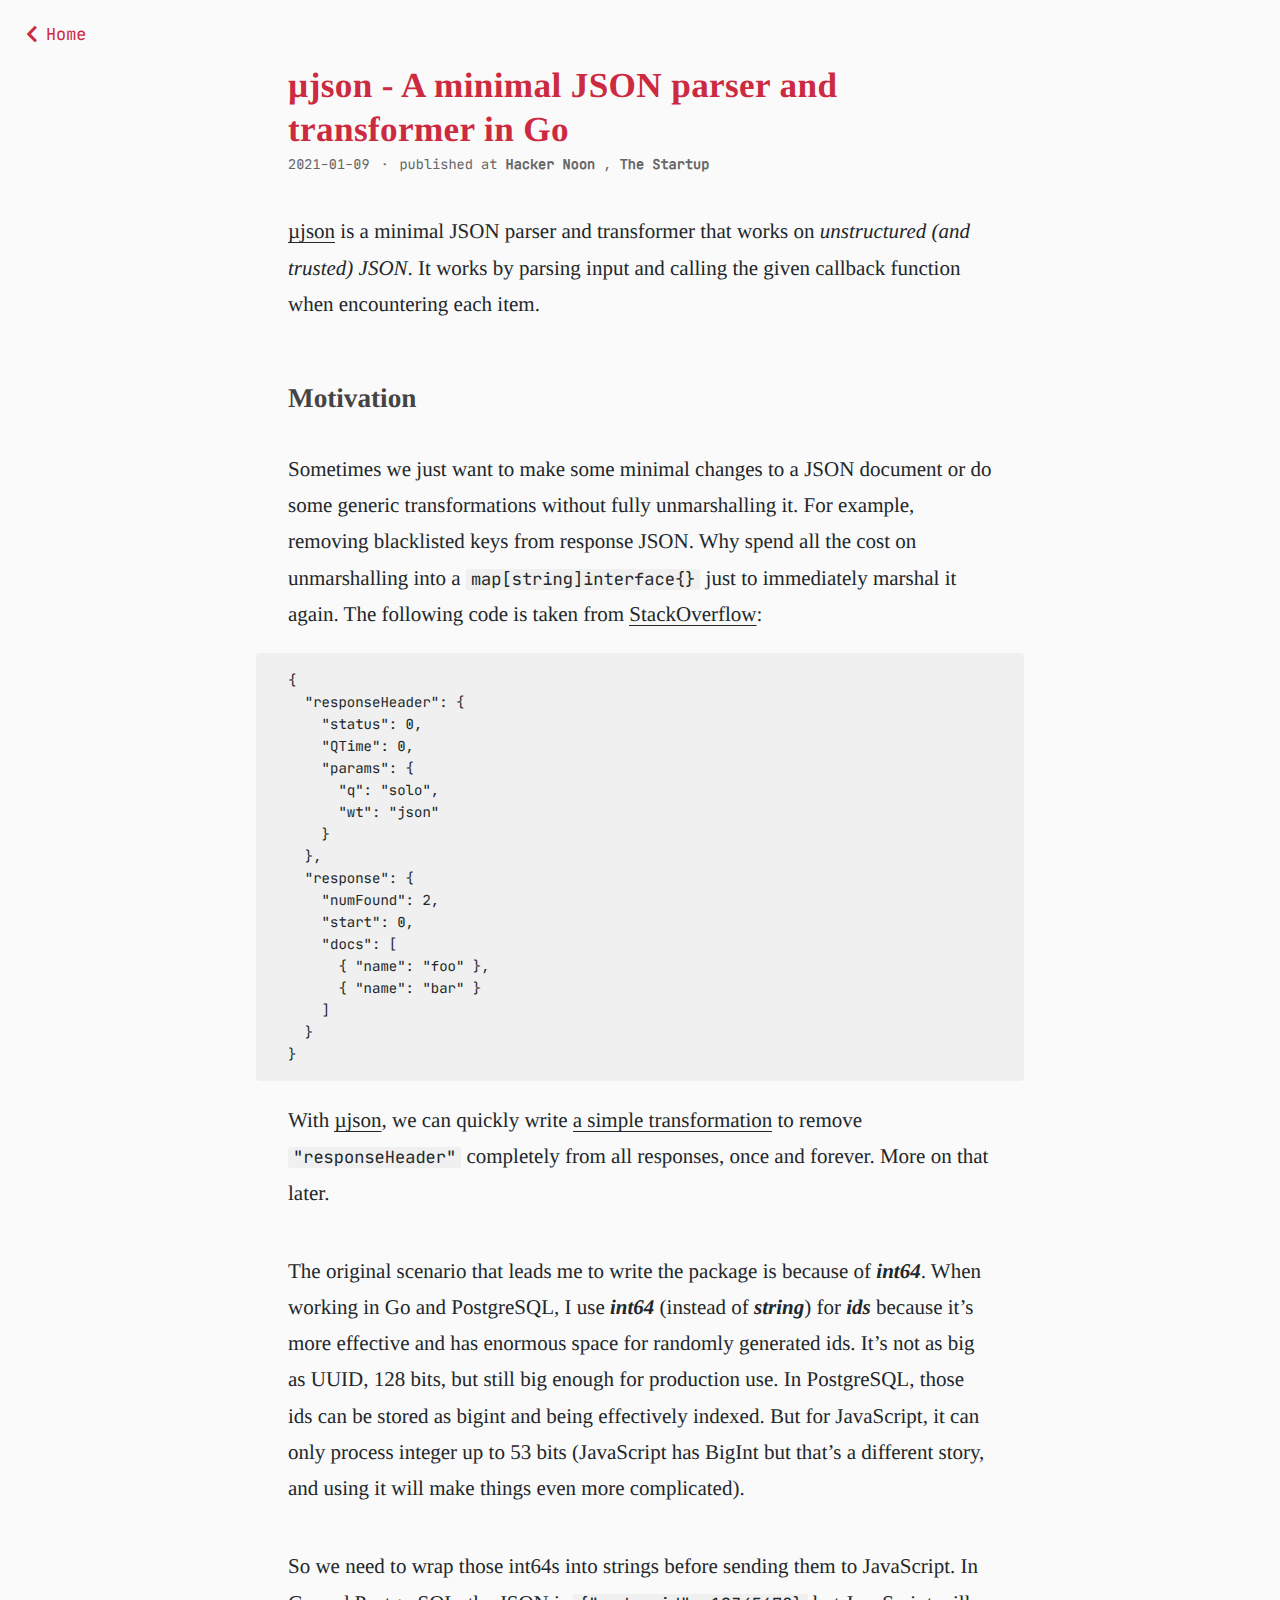
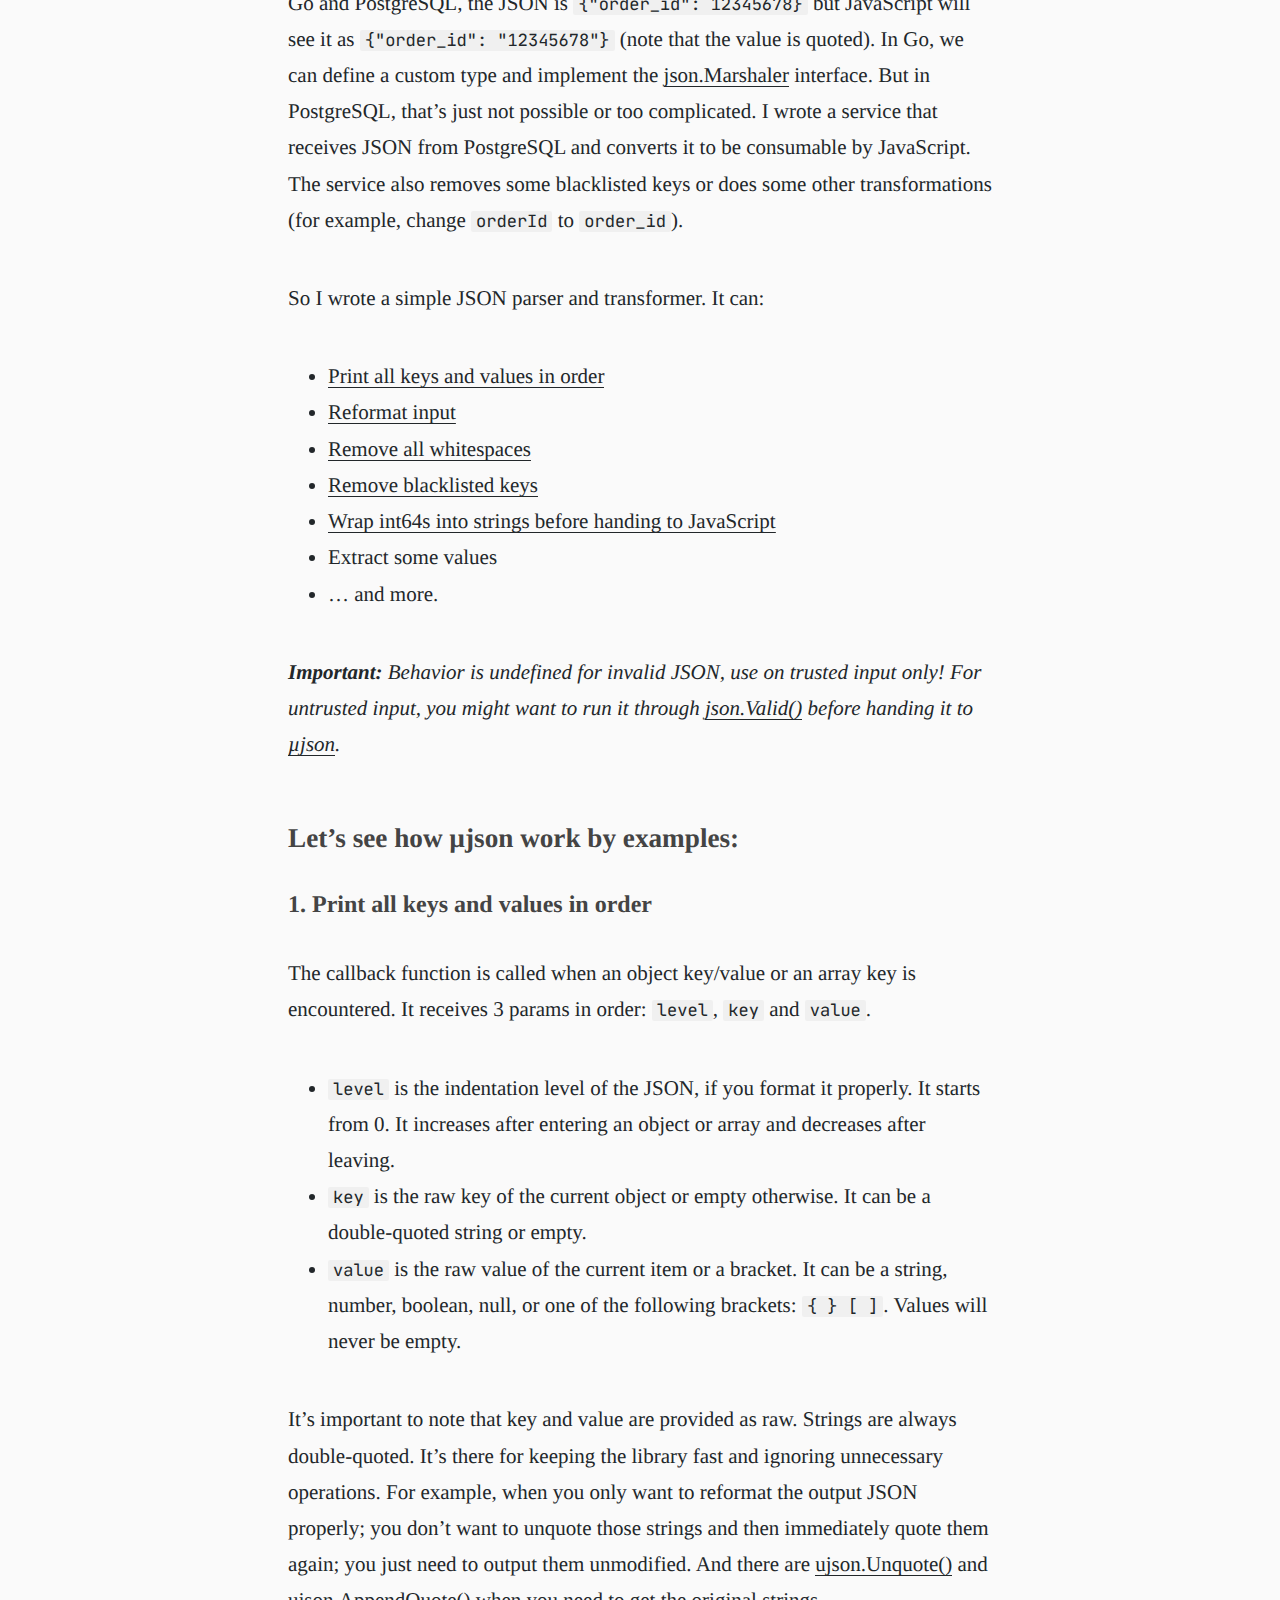
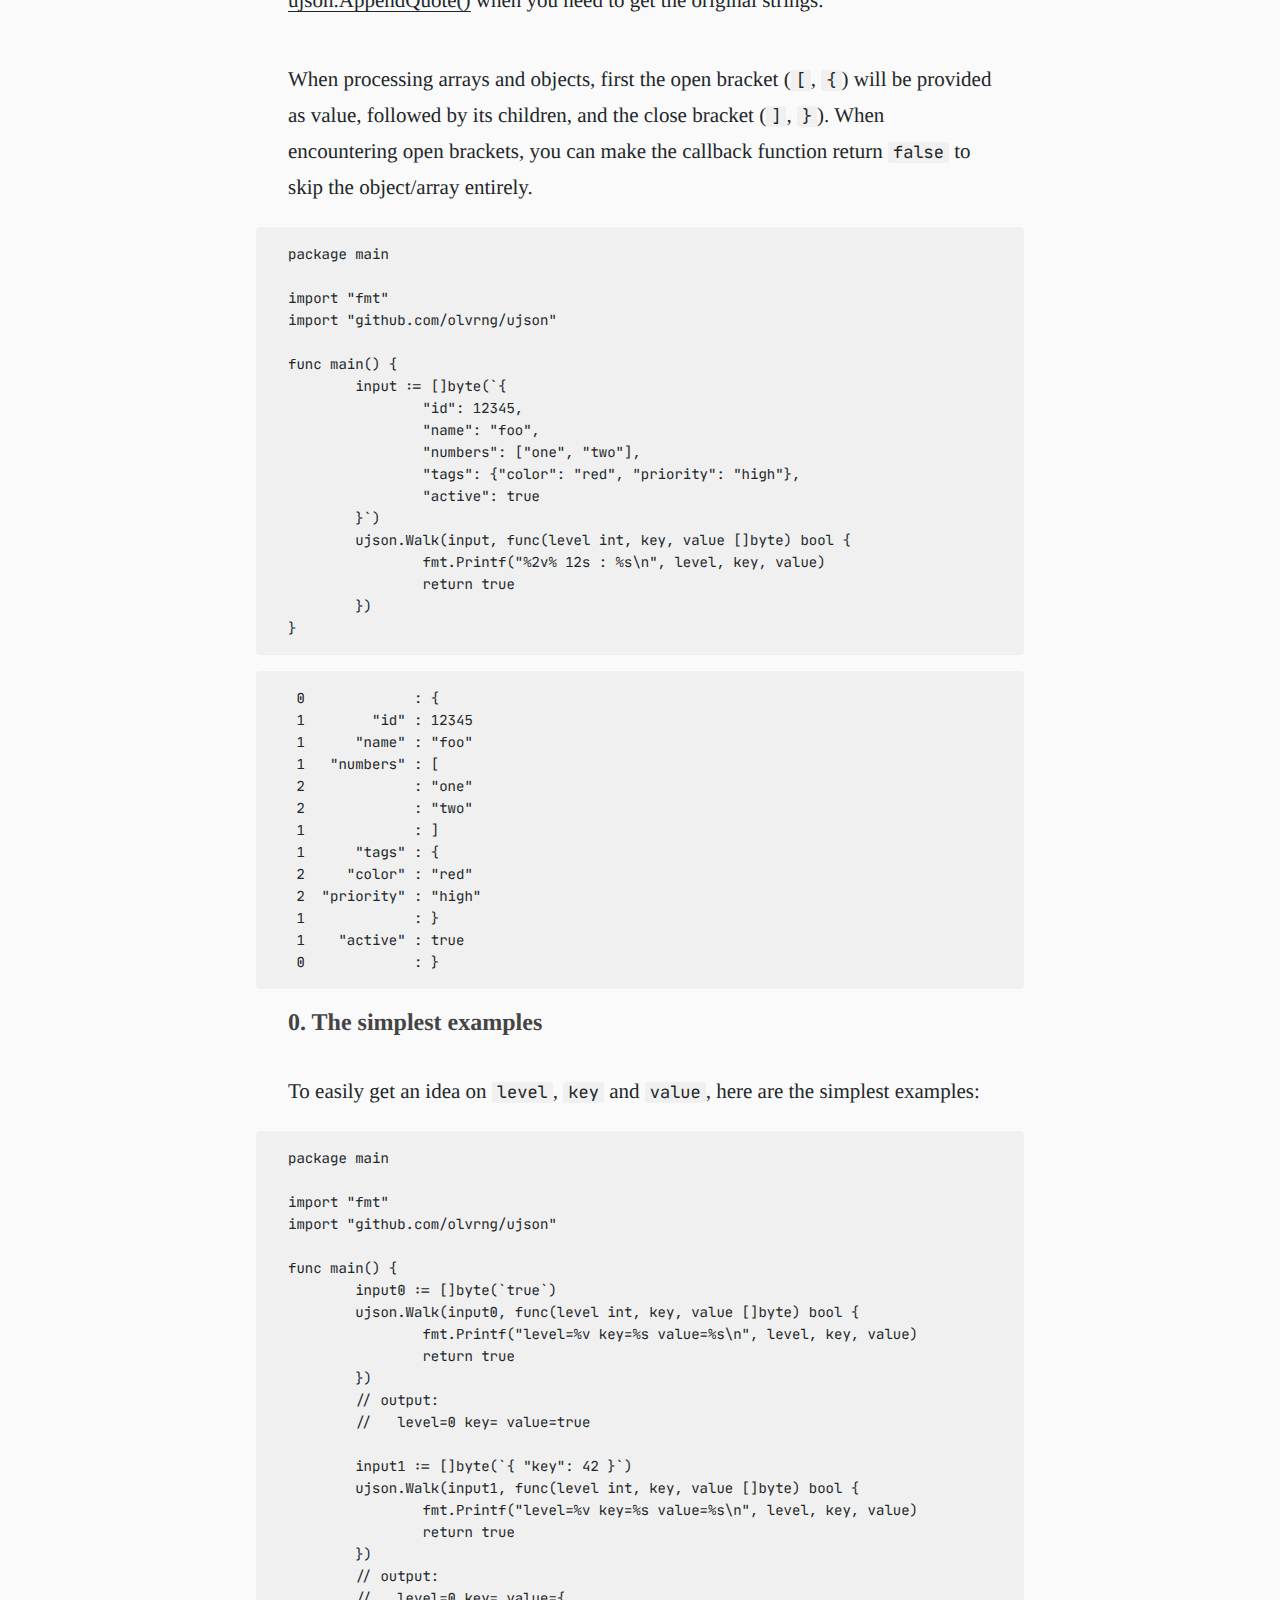
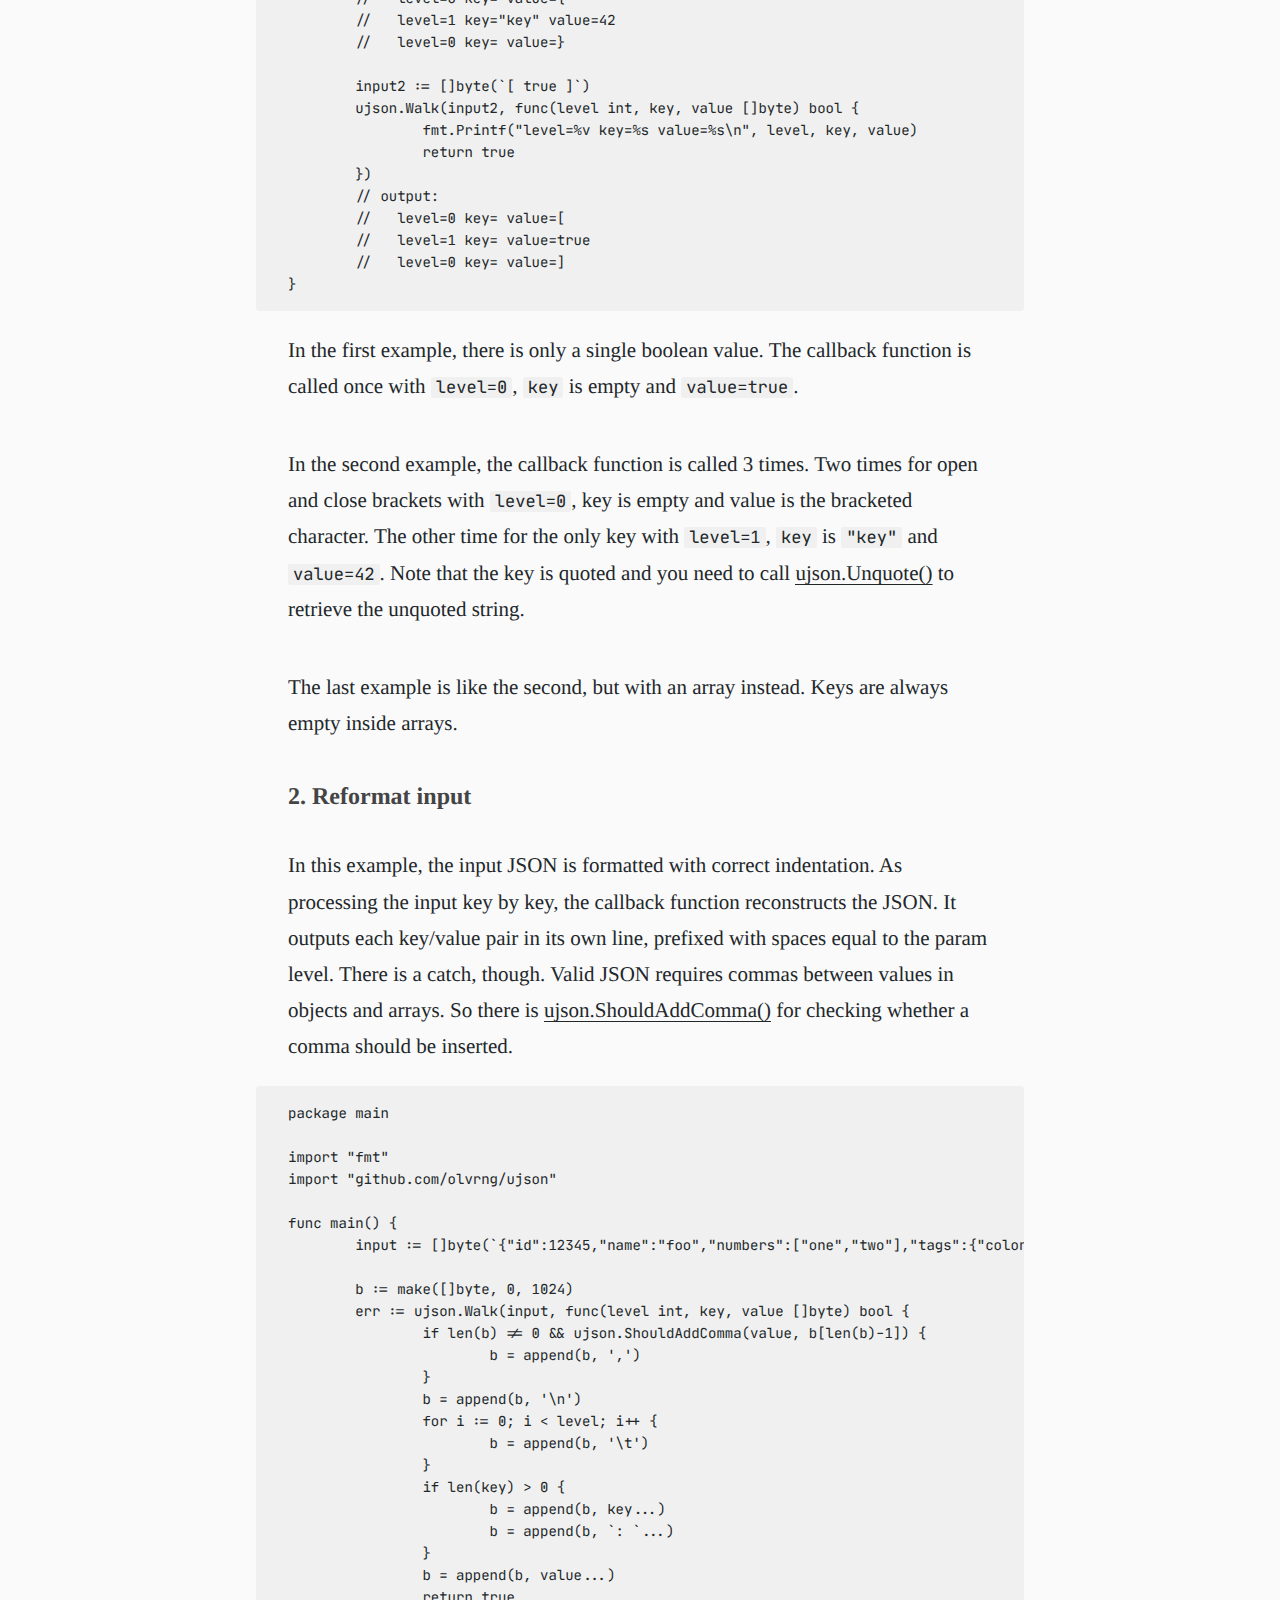
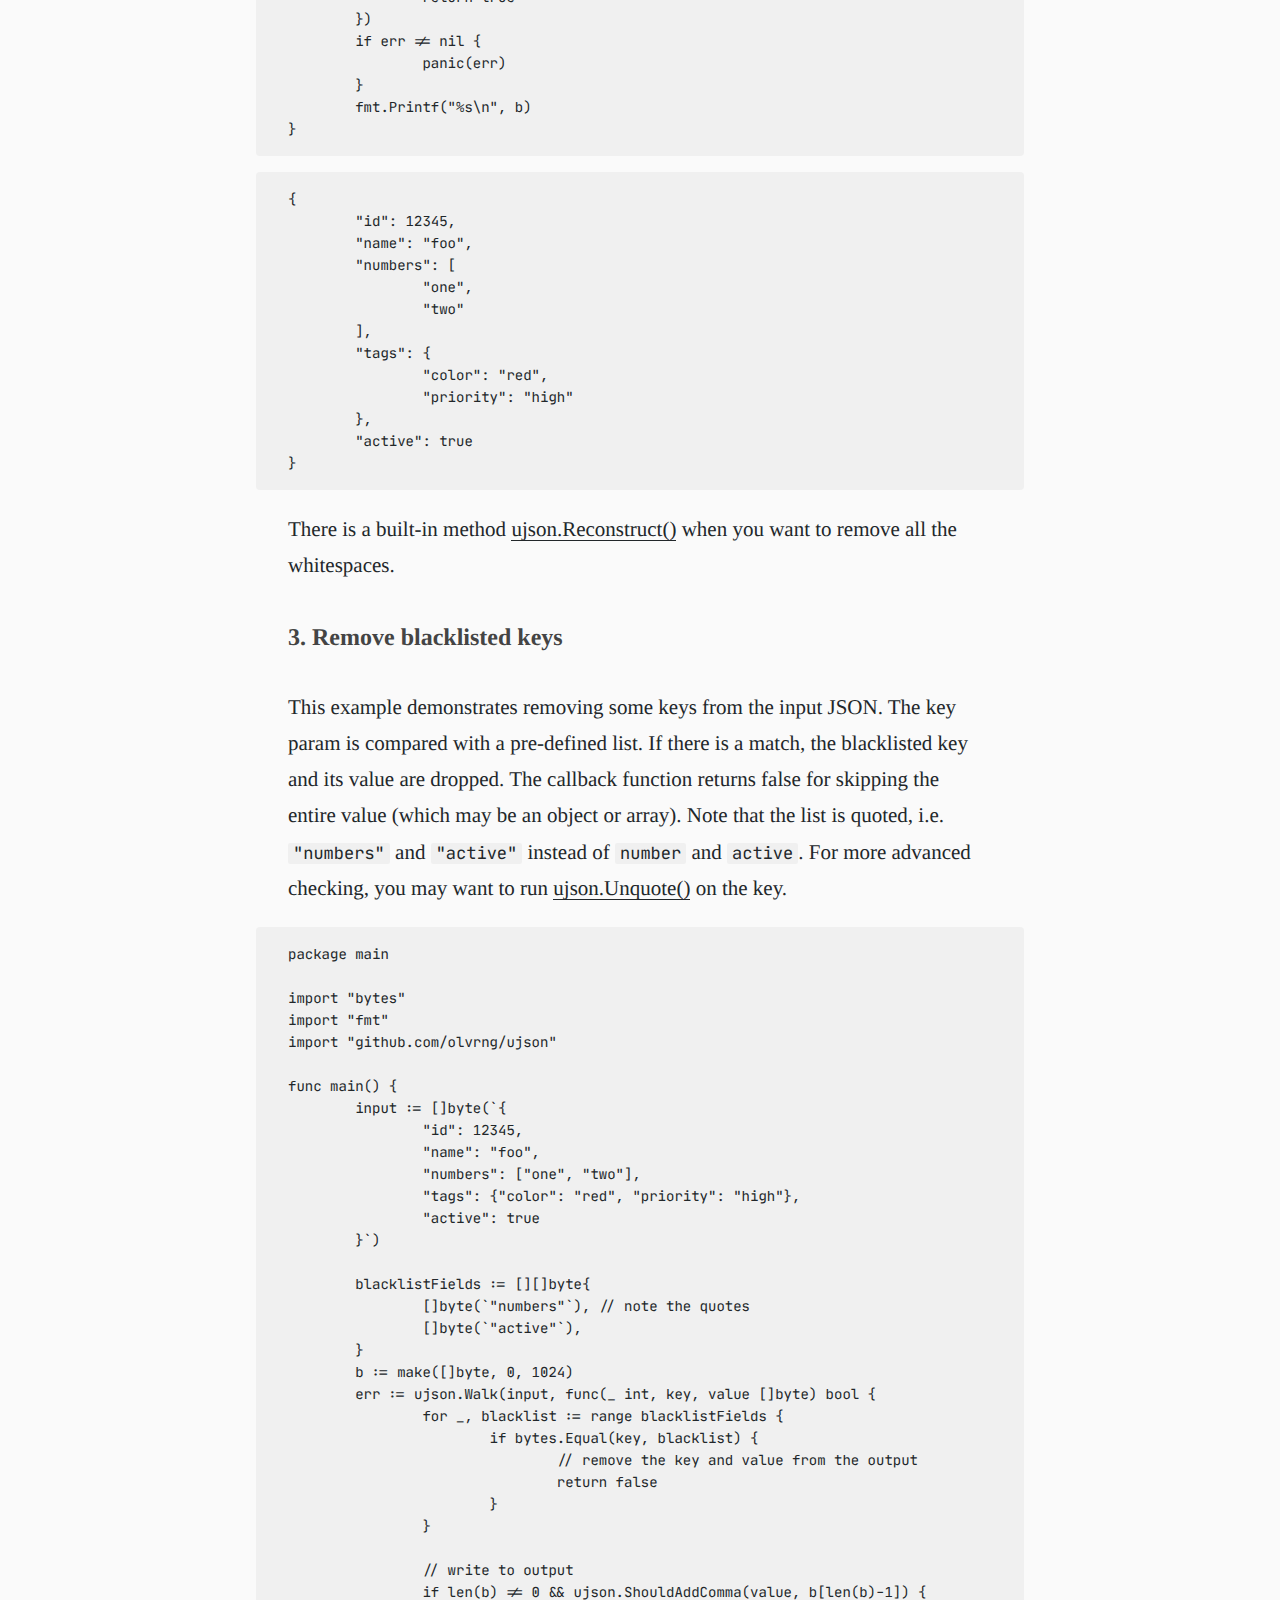
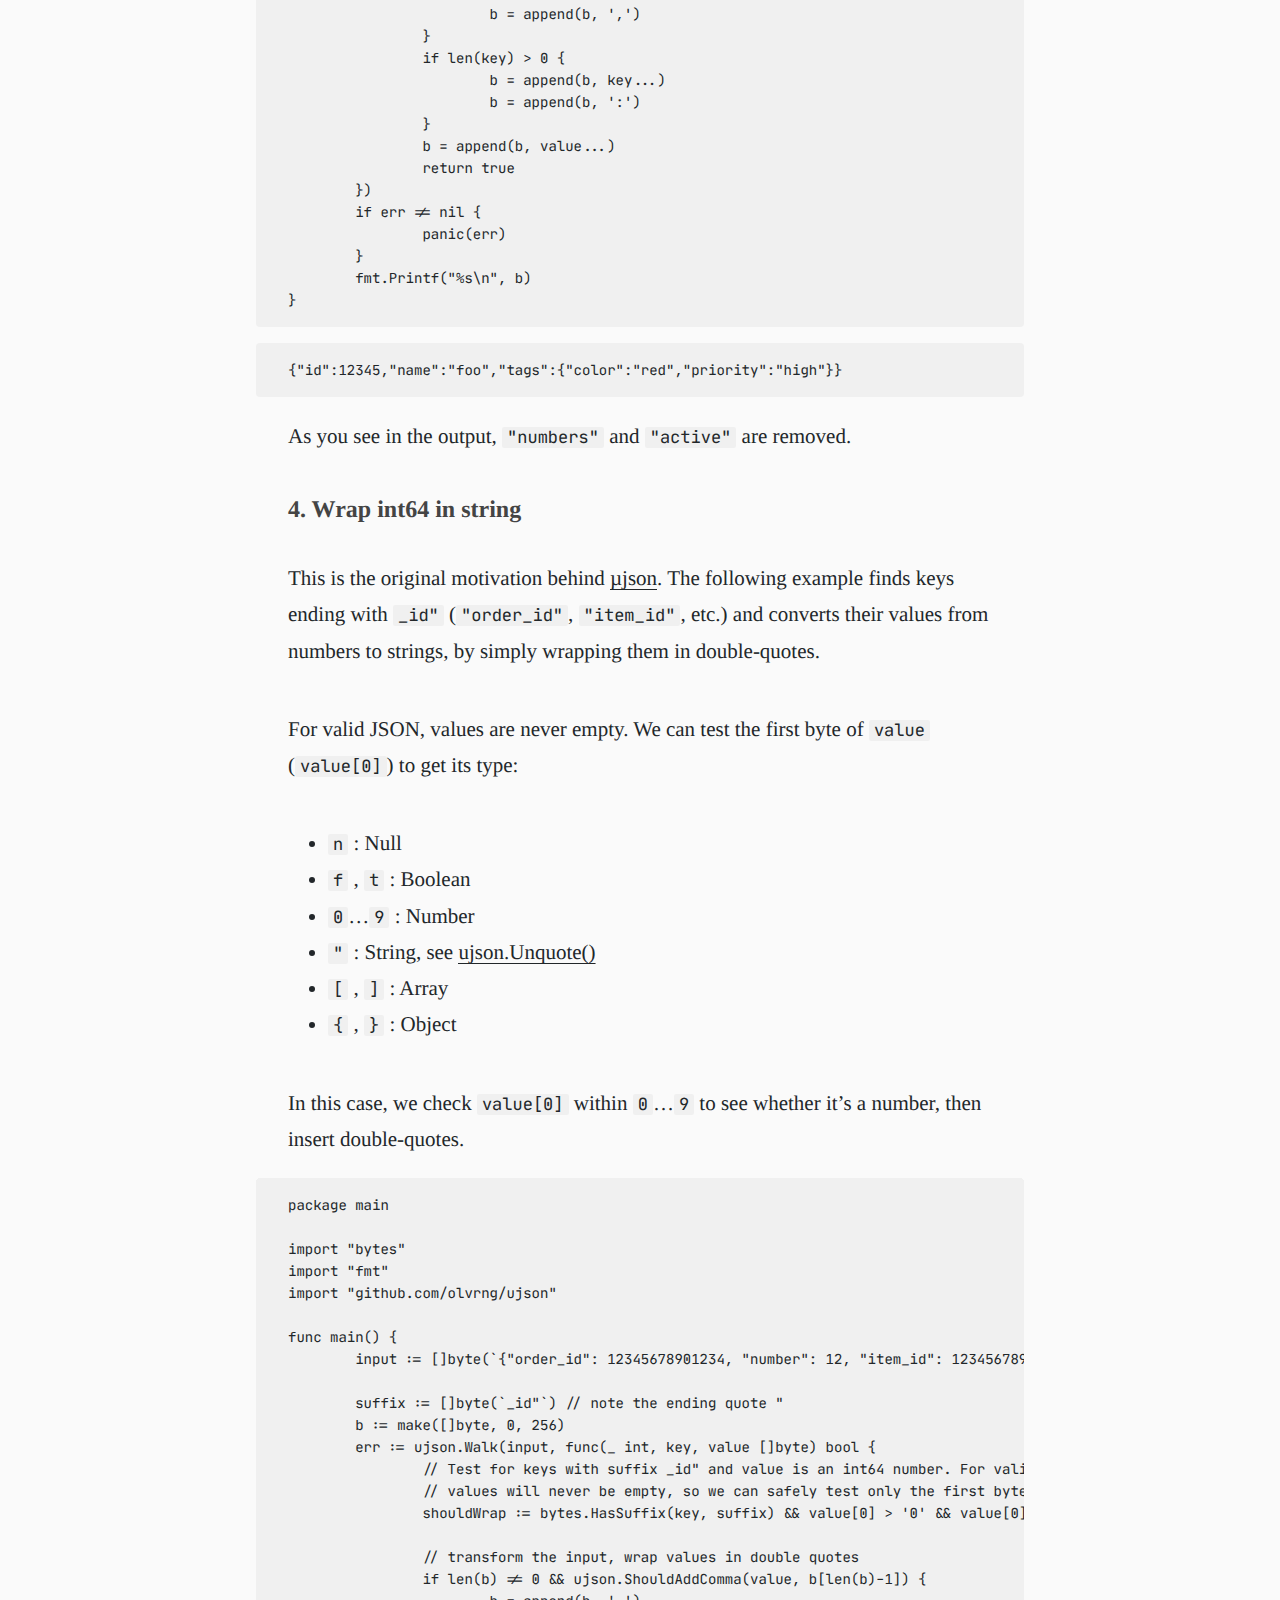
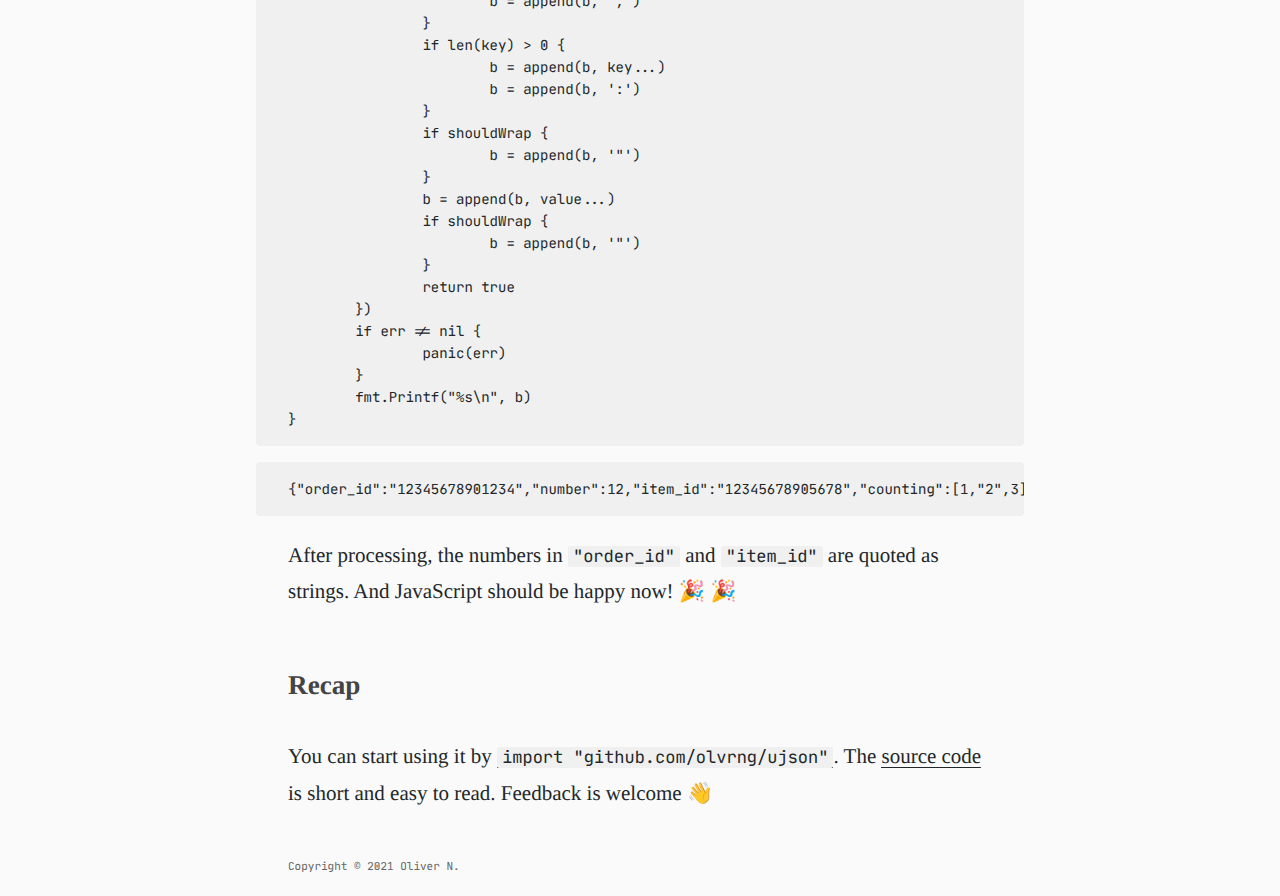
<file: w/ujson/index.html>
<!doctype html><html lang=en-us><meta charset=utf-8><meta http-equiv=X-UA-Compatible content="IE=edge"><title>µjson - A minimal JSON parser and transformer in Go | Hello! I&#39;m Oliver N.</title><meta name=description content="I&#39;m a software maker specialized in Go and JavaScript. My latest project is [OctoX](http://octox.io), a browser extension for navigating GitHub."><meta name=viewport content="width=device-width,initial-scale=1"><meta name=robots content=all,follow><meta name=googlebot content=index,follow,snippet,archive><meta property=og:title content="µjson - A minimal JSON parser and transformer in Go"><meta property=og:description content="µjson is a minimal JSON parser and transformer that works on unstructured (and trusted) JSON. It works by parsing input and calling the given callback function when encountering each item.
Motivation Sometimes we just want to make some minimal changes to a JSON document or do some generic transformations without fully unmarshalling it. For example, removing blacklisted keys from response JSON. Why spend all the cost on unmarshalling into a map[string]interface{} just to immediately marshal it again."><meta property=og:type content=article><meta property=og:url content=https://olvrng.github.io/w/ujson/ ><meta property=og:image content=https://olvrng.github.io/images/ogx.png><meta property=article:published_time content=2021-01-09T00:00:00&#43;00:00><meta property=article:modified_time content=2021-01-09T00:00:00&#43;00:00><meta name=twitter:card content=summary><meta name=twitter:image content=https://olvrng.github.io/images/ogx.png><meta name=twitter:title content="µjson - A minimal JSON parser and transformer in Go"><meta name=twitter:description content="µjson is a minimal JSON parser and transformer that works on unstructured (and trusted) JSON. It works by parsing input and calling the given callback function when encountering each item.
Motivation Sometimes we just want to make some minimal changes to a JSON document or do some generic transformations without fully unmarshalling it. For example, removing blacklisted keys from response JSON. Why spend all the cost on unmarshalling into a map[string]interface{} just to immediately marshal it again."><link rel=stylesheet href=https://olvrng.github.io/css/style-classic.css><link rel=stylesheet href=https://olvrng.github.io/style.css><link rel=icon type=image/png href=/images/favicon.png><script async src="https://www.googletagmanager.com/gtag/js?id=G-L5X8RJDCLM"></script><script>function gtag(){dataLayer.push(arguments)}window.dataLayer=window.dataLayer||[],gtag("js",new Date),gtag("config","G-L5X8RJDCLM")</script><body class="max-width mx-auto px3 ltr"><div class="content index py4"><div id=header-post><a id=menu-icon href=/ ><i class="fas fa-chevron-left fa-lg"></i> <span class=icon-text>Home&nbsp;</span></a> <a id=menu-icon-tablet href=/ ><i class="fas fa-chevron-left fa-lg"></i> <span class=icon-text>Home&nbsp;</span></a></div><article class=post itemscope itemtype=http://schema.org/BlogPosting><header><h1 class=posttitle itemprop="name headline">µjson - A minimal JSON parser and transformer in Go</h1><div class=meta><div class=postdate><time datetime="2021-01-09 00:00:00 &#43;0000 UTC" itemprop=datePublished>2021-01-09</time></div><div class=published-at>&nbsp;・&nbsp;published at <a target=_blank href=https://hackernoon.com/json-a-minimal-json-parser-and-transformer-in-go-8eo34lp>Hacker Noon</a> , <a target=_blank href=https://medium.com/swlh/%C2%B5json-a-minimal-json-parser-and-transformer-in-go-3798c4a46d3a>The Startup</a></div></div></header><div class=content itemprop=articleBody><p><a href=https://github.com/olvrng/ujson>µjson</a> is a minimal JSON parser and transformer that works on <em>unstructured (and trusted) JSON</em>. It works by parsing input and calling the given callback function when encountering each item.<h2 id=motivation>Motivation</h2><p>Sometimes we just want to make some minimal changes to a JSON document or do some generic transformations without fully unmarshalling it. For example, removing blacklisted keys from response JSON. Why spend all the cost on unmarshalling into a <code>map[string]interface{}</code> just to immediately marshal it again. The following code is taken from <a href=https://stackoverflow.com/questions/35441254/making-minimal-modification-to-json-data-without-a-structure-in-golang>StackOverflow</a>:<pre><code class=language-json>{
  &quot;responseHeader&quot;: {
    &quot;status&quot;: 0,
    &quot;QTime&quot;: 0,
    &quot;params&quot;: {
      &quot;q&quot;: &quot;solo&quot;,
      &quot;wt&quot;: &quot;json&quot;
    }
  },
  &quot;response&quot;: {
    &quot;numFound&quot;: 2,
    &quot;start&quot;: 0,
    &quot;docs&quot;: [
      { &quot;name&quot;: &quot;foo&quot; },
      { &quot;name&quot;: &quot;bar&quot; }
    ]
  }
}
</code></pre><p>With <a href=https://github.com/olvrng/ujson>µjson</a>, we can quickly write <a href=https://godoc.org/github.com/olvrng/ujson#example-Walk--RemoveBlacklistFields2>a simple transformation</a> to remove <code>&quot;responseHeader&quot;</code> completely from all responses, once and forever. More on that later.<p>The original scenario that leads me to write the package is because of <strong><em>int64</em></strong>. When working in Go and PostgreSQL, I use <strong><em>int64</em></strong> (instead of <strong><em>string</em></strong>) for <strong><em>ids</em></strong> because it’s more effective and has enormous space for randomly generated ids. It’s not as big as UUID, 128 bits, but still big enough for production use. In PostgreSQL, those ids can be stored as bigint and being effectively indexed. But for JavaScript, it can only process integer up to 53 bits (JavaScript has BigInt but that’s a different story, and using it will make things even more complicated).<p>So we need to wrap those int64s into strings before sending them to JavaScript. In Go and PostgreSQL, the JSON is <code>{&quot;order_id&quot;: 12345678}</code> but JavaScript will see it as <code>{&quot;order_id&quot;: &quot;12345678&quot;}</code> (note that the value is quoted). In Go, we can define a custom type and implement the <a href=https://golang.org/pkg/encoding/json/#Marshaler>json.Marshaler</a> interface. But in PostgreSQL, that’s just not possible or too complicated. I wrote a service that receives JSON from PostgreSQL and converts it to be consumable by JavaScript. The service also removes some blacklisted keys or does some other transformations (for example, change <code>orderId</code> to <code>order_id</code>).<p>So I wrote a simple JSON parser and transformer. It can:<ul><li><a href=https://godoc.org/github.com/olvrng/ujson#example-Walk>Print all keys and values in order</a><li><a href=https://godoc.org/github.com/olvrng/ujson#example-Walk--Reformat>Reformat input</a><li><a href=https://godoc.org/github.com/olvrng/ujson#example-Walk--Reconstruct>Remove all whitespaces</a><li><a href=https://godoc.org/github.com/olvrng/ujson#example-Walk--RemoveBlacklistFields2>Remove blacklisted keys</a><li><a href=https://godoc.org/github.com/olvrng/ujson#example-Walk--WrapInt64InString>Wrap int64s into strings before handing to JavaScript</a><li>Extract some values<li>… and more.</ul><p><strong><em>Important:</em></strong> <em>Behavior is undefined for invalid JSON, use on trusted input only! For untrusted input, you might want to run it through <a href=https://golang.org/pkg/encoding/json/#Valid>json.Valid()</a> before handing it to <a href=https://github.com/olvrng/ujson>µjson</a>.</em><h2 id=let-s-see-how-µjson-work-by-examples>Let’s see how µjson work by examples:</h2><h3 id=1-print-all-keys-and-values-in-order>1. Print all keys and values in order</h3><p>The callback function is called when an object key/value or an array key is encountered. It receives 3 params in order: <code>level</code>, <code>key</code> and <code>value</code>.<ul><li><code>level</code> is the indentation level of the JSON, if you format it properly. It starts from 0. It increases after entering an object or array and decreases after leaving.<li><code>key</code> is the raw key of the current object or empty otherwise. It can be a double-quoted string or empty.<li><code>value</code> is the raw value of the current item or a bracket. It can be a string, number, boolean, null, or one of the following brackets: <code>{ } [ ]</code>. Values will never be empty.</ul><p>It’s important to note that key and value are provided as raw. Strings are always double-quoted. It’s there for keeping the library fast and ignoring unnecessary operations. For example, when you only want to reformat the output JSON properly; you don’t want to unquote those strings and then immediately quote them again; you just need to output them unmodified. And there are <a href=https://godoc.org/github.com/olvrng/ujson#Unquote>ujson.Unquote()</a> and <a href=https://godoc.org/github.com/olvrng/ujson#AppendQuote>ujson.AppendQuote()</a> when you need to get the original strings.<p>When processing arrays and objects, first the open bracket (<code>[</code>, <code>{</code>) will be provided as value, followed by its children, and the close bracket (<code>]</code>, <code>}</code>). When encountering open brackets, you can make the callback function return <code>false</code> to skip the object/array entirely.<pre><code class=language-go>package main	

import &quot;fmt&quot;	
import &quot;github.com/olvrng/ujson&quot;	

func main() {	
	input := []byte(`{	
		&quot;id&quot;: 12345,	
		&quot;name&quot;: &quot;foo&quot;,	
		&quot;numbers&quot;: [&quot;one&quot;, &quot;two&quot;],	
		&quot;tags&quot;: {&quot;color&quot;: &quot;red&quot;, &quot;priority&quot;: &quot;high&quot;},	
		&quot;active&quot;: true	
	}`)	
	ujson.Walk(input, func(level int, key, value []byte) bool {	
		fmt.Printf(&quot;%2v% 12s : %s\n&quot;, level, key, value)	
		return true	
	})	
}
</code></pre><pre><code> 0             : {
 1        &quot;id&quot; : 12345
 1      &quot;name&quot; : &quot;foo&quot;
 1   &quot;numbers&quot; : [
 2             : &quot;one&quot;
 2             : &quot;two&quot;
 1             : ]
 1      &quot;tags&quot; : {
 2     &quot;color&quot; : &quot;red&quot;
 2  &quot;priority&quot; : &quot;high&quot;
 1             : }
 1    &quot;active&quot; : true
 0             : }
</code></pre><h3 id=0-the-simplest-examples>0. The simplest examples</h3><p>To easily get an idea on <code>level</code>, <code>key</code> and <code>value</code>, here are the simplest examples:<pre><code class=language-go>package main

import &quot;fmt&quot;
import &quot;github.com/olvrng/ujson&quot;

func main() {
	input0 := []byte(`true`)
	ujson.Walk(input0, func(level int, key, value []byte) bool {
		fmt.Printf(&quot;level=%v key=%s value=%s\n&quot;, level, key, value)
		return true
	})
	// output:
	//   level=0 key= value=true

	input1 := []byte(`{ &quot;key&quot;: 42 }`)
	ujson.Walk(input1, func(level int, key, value []byte) bool {
		fmt.Printf(&quot;level=%v key=%s value=%s\n&quot;, level, key, value)
		return true
	})
	// output:
	//   level=0 key= value={
	//   level=1 key=&quot;key&quot; value=42
	//   level=0 key= value=}

	input2 := []byte(`[ true ]`)
	ujson.Walk(input2, func(level int, key, value []byte) bool {
		fmt.Printf(&quot;level=%v key=%s value=%s\n&quot;, level, key, value)
		return true
	})
	// output:
	//   level=0 key= value=[
	//   level=1 key= value=true
	//   level=0 key= value=]
}
</code></pre><p>In the first example, there is only a single boolean value. The callback function is called once with <code>level=0</code>, <code>key</code> is empty and <code>value=true</code>.<p>In the second example, the callback function is called 3 times. Two times for open and close brackets with <code>level=0</code>, key is empty and value is the bracketed character. The other time for the only key with <code>level=1</code>, <code>key</code> is <code>&quot;key&quot;</code> and <code>value=42</code>. Note that the key is quoted and you need to call <a href=https://godoc.org/github.com/olvrng/ujson#Unquote>ujson.Unquote()</a> to retrieve the unquoted string.<p>The last example is like the second, but with an array instead. Keys are always empty inside arrays.<h3 id=2-reformat-input>2. Reformat input</h3><p>In this example, the input JSON is formatted with correct indentation. As processing the input key by key, the callback function reconstructs the JSON. It outputs each key/value pair in its own line, prefixed with spaces equal to the param level. There is a catch, though. Valid JSON requires commas between values in objects and arrays. So there is <a href=https://godoc.org/github.com/olvrng/ujson#ShouldAddComma>ujson.ShouldAddComma()</a> for checking whether a comma should be inserted.<pre><code class=language-go>package main

import &quot;fmt&quot;
import &quot;github.com/olvrng/ujson&quot;

func main() {
	input := []byte(`{&quot;id&quot;:12345,&quot;name&quot;:&quot;foo&quot;,&quot;numbers&quot;:[&quot;one&quot;,&quot;two&quot;],&quot;tags&quot;:{&quot;color&quot;:&quot;red&quot;,&quot;priority&quot;:&quot;high&quot;},&quot;active&quot;:true}`)

	b := make([]byte, 0, 1024)
	err := ujson.Walk(input, func(level int, key, value []byte) bool {
		if len(b) != 0 &amp;&amp; ujson.ShouldAddComma(value, b[len(b)-1]) {
			b = append(b, ',')
		}
		b = append(b, '\n')
		for i := 0; i &lt; level; i++ {
			b = append(b, '\t')
		}
		if len(key) &gt; 0 {
			b = append(b, key...)
			b = append(b, `: `...)
		}
		b = append(b, value...)
		return true
	})
	if err != nil {
		panic(err)
	}
	fmt.Printf(&quot;%s\n&quot;, b)
}
</code></pre><pre><code class=language-json>{
	&quot;id&quot;: 12345,
	&quot;name&quot;: &quot;foo&quot;,
	&quot;numbers&quot;: [
		&quot;one&quot;,
		&quot;two&quot;
	],
	&quot;tags&quot;: {
		&quot;color&quot;: &quot;red&quot;,
		&quot;priority&quot;: &quot;high&quot;
	},
	&quot;active&quot;: true
}
</code></pre><p>There is a built-in method <a href=https://godoc.org/github.com/olvrng/ujson#Reconstruct>ujson.Reconstruct()</a> when you want to remove all the whitespaces.<h3 id=3-remove-blacklisted-keys>3. Remove blacklisted keys</h3><p>This example demonstrates removing some keys from the input JSON. The key param is compared with a pre-defined list. If there is a match, the blacklisted key and its value are dropped. The callback function returns false for skipping the entire value (which may be an object or array). Note that the list is quoted, i.e. <code>&quot;numbers&quot;</code> and <code>&quot;active&quot;</code> instead of <code>number</code> and <code>active</code>. For more advanced checking, you may want to run <a href=https://godoc.org/github.com/olvrng/ujson#Unquote>ujson.Unquote()</a> on the key.<pre><code class=language-go>package main

import &quot;bytes&quot;
import &quot;fmt&quot;
import &quot;github.com/olvrng/ujson&quot;

func main() {
	input := []byte(`{
		&quot;id&quot;: 12345,
		&quot;name&quot;: &quot;foo&quot;,
		&quot;numbers&quot;: [&quot;one&quot;, &quot;two&quot;],
		&quot;tags&quot;: {&quot;color&quot;: &quot;red&quot;, &quot;priority&quot;: &quot;high&quot;},
		&quot;active&quot;: true
	}`)

	blacklistFields := [][]byte{
		[]byte(`&quot;numbers&quot;`), // note the quotes
		[]byte(`&quot;active&quot;`),
	}
	b := make([]byte, 0, 1024)
	err := ujson.Walk(input, func(_ int, key, value []byte) bool {
		for _, blacklist := range blacklistFields {
			if bytes.Equal(key, blacklist) {
				// remove the key and value from the output
				return false
			}
		}

		// write to output
		if len(b) != 0 &amp;&amp; ujson.ShouldAddComma(value, b[len(b)-1]) {
			b = append(b, ',')
		}
		if len(key) &gt; 0 {
			b = append(b, key...)
			b = append(b, ':')
		}
		b = append(b, value...)
		return true
	})
	if err != nil {
		panic(err)
	}
	fmt.Printf(&quot;%s\n&quot;, b)
}
</code></pre><pre><code class=language-json>{&quot;id&quot;:12345,&quot;name&quot;:&quot;foo&quot;,&quot;tags&quot;:{&quot;color&quot;:&quot;red&quot;,&quot;priority&quot;:&quot;high&quot;}}
</code></pre><p>As you see in the output, <code>&quot;numbers&quot;</code> and <code>&quot;active&quot;</code> are removed.<h3 id=4-wrap-int64-in-string>4. Wrap int64 in string</h3><p>This is the original motivation behind <a href=https://github.com/olvrng/ujson>µjson</a>. The following example finds keys ending with <code>_id&quot;</code> (<code>&quot;order_id&quot;</code>, <code>&quot;item_id&quot;</code>, etc.) and converts their values from numbers to strings, by simply wrapping them in double-quotes.<p>For valid JSON, values are never empty. We can test the first byte of <code>value</code> (<code>value[0]</code>) to get its type:<ul><li><code>n</code> : Null<li><code>f</code> , <code>t</code> : Boolean<li><code>0</code>&hellip;<code>9</code> : Number<li><code>&quot;</code> : String, see <a href=https://godoc.org/github.com/olvrng/ujson#Unquote>ujson.Unquote()</a><li><code>[</code> , <code>]</code> : Array<li><code>{</code> , <code>}</code> : Object</ul><p>In this case, we check <code>value[0]</code> within <code>0</code>…<code>9</code> to see whether it’s a number, then insert double-quotes.<pre><code class=language-go>package main

import &quot;bytes&quot;
import &quot;fmt&quot;
import &quot;github.com/olvrng/ujson&quot;

func main() {
	input := []byte(`{&quot;order_id&quot;: 12345678901234, &quot;number&quot;: 12, &quot;item_id&quot;: 12345678905678, &quot;counting&quot;: [1,&quot;2&quot;,3]}`)

	suffix := []byte(`_id&quot;`) // note the ending quote &quot;
	b := make([]byte, 0, 256)
	err := ujson.Walk(input, func(_ int, key, value []byte) bool {
		// Test for keys with suffix _id&quot; and value is an int64 number. For valid json,
		// values will never be empty, so we can safely test only the first byte.
		shouldWrap := bytes.HasSuffix(key, suffix) &amp;&amp; value[0] &gt; '0' &amp;&amp; value[0] &lt;= '9'

		// transform the input, wrap values in double quotes
		if len(b) != 0 &amp;&amp; ujson.ShouldAddComma(value, b[len(b)-1]) {
			b = append(b, ',')
		}
		if len(key) &gt; 0 {
			b = append(b, key...)
			b = append(b, ':')
		}
		if shouldWrap {
			b = append(b, '&quot;')
		}
		b = append(b, value...)
		if shouldWrap {
			b = append(b, '&quot;')
		}
		return true
	})
	if err != nil {
		panic(err)
	}
	fmt.Printf(&quot;%s\n&quot;, b)
}
</code></pre><pre><code class=language-json>{&quot;order_id&quot;:&quot;12345678901234&quot;,&quot;number&quot;:12,&quot;item_id&quot;:&quot;12345678905678&quot;,&quot;counting&quot;:[1,&quot;2&quot;,3]}
</code></pre><p>After processing, the numbers in <code>&quot;order_id&quot;</code> and <code>&quot;item_id&quot;</code> are quoted as strings. And JavaScript should be happy now! 🎉 🎉<h2 id=recap>Recap</h2><p>You can start using it by <a href=https://github.com/olvrng/ujson><code>import &quot;github.com/olvrng/ujson&quot;</code></a>. The <a href=https://github.com/olvrng/ujson/blob/master/%C2%B5json.go>source code</a> is short and easy to read. Feedback is welcome 👋</div></article><div id=footer-post-container><div id=footer-post><div id=nav-footer style=display:none><ul></ul></div><div id=toc-footer class=tog-footer style=display:none><nav id=TableOfContents><ul><li><ul><li><a href=#motivation>Motivation</a><li><a href=#let-s-see-how-µjson-work-by-examples>Let’s see how µjson work by examples:</a><ul><li><a href=#1-print-all-keys-and-values-in-order>1. Print all keys and values in order</a><li><a href=#0-the-simplest-examples>0. The simplest examples</a><li><a href=#2-reformat-input>2. Reformat input</a><li><a href=#3-remove-blacklisted-keys>3. Remove blacklisted keys</a><li><a href=#4-wrap-int64-in-string>4. Wrap int64 in string</a></ul><li><a href=#recap>Recap</a></ul></ul></nav></div><div id=share-footer class=tog-footer style=display:none><ul><li><a class=icon href="http://www.linkedin.com/shareArticle?url=https%3a%2f%2folvrng.github.io%2fw%2fujson%2f&title=%c2%b5json%20-%20A%20minimal%20JSON%20parser%20and%20transformer%20in%20Go"><i class="fab fa-linkedin fa-lg" aria-hidden=true></i></a><li><a class=icon href="http://www.facebook.com/sharer.php?u=https%3a%2f%2folvrng.github.io%2fw%2fujson%2f"><i class="fab fa-facebook fa-lg" aria-hidden=true></i></a><li><a class=icon href="https://twitter.com/share?url=https%3a%2f%2folvrng.github.io%2fw%2fujson%2f&text=%c2%b5json%20-%20A%20minimal%20JSON%20parser%20and%20transformer%20in%20Go"><i class="fab fa-twitter fa-lg" aria-hidden=true></i></a><li><a class=icon href="http://reddit.com/submit?url=https%3a%2f%2folvrng.github.io%2fw%2fujson%2f&title=%c2%b5json%20-%20A%20minimal%20JSON%20parser%20and%20transformer%20in%20Go"><i class="fab fa-reddit fa-lg" aria-hidden=true></i></a><li><a class=icon href="https://news.ycombinator.com/submitlink?u=https%3a%2f%2folvrng.github.io%2fw%2fujson%2f&t=%c2%b5json%20-%20A%20minimal%20JSON%20parser%20and%20transformer%20in%20Go"><i class="fab fa-hacker-news fa-lg" aria-hidden=true></i></a></ul></div><div id=actions-footer><a id=home class=icon href=/ ><i class="fas fa-chevron-left fa-lg" aria-hidden=true></i> Home</a> <a id=toc class=icon href=# onclick='return $(".tog-footer").toggle(),!1'><i class="fas fa-list fa-lg" aria-hidden=true></i> TOC</a> <a id=share class=icon href=# onclick='return $(".tog-footer").toggle(),!1'><i class="fas fa-share-alt fa-lg" aria-hidden=true></i> Share</a></div></div></div><footer id=footer><div class=footer-left>Copyright &copy; 2021 Oliver N.</div><div class=footer-right><nav><ul></ul></nav></div></footer></div><link rel=stylesheet href=/lib/font-awesome/css/all.min.css><script src=/lib/jquery/jquery.min.js></script><script src=/js/main.js></script>
</file>
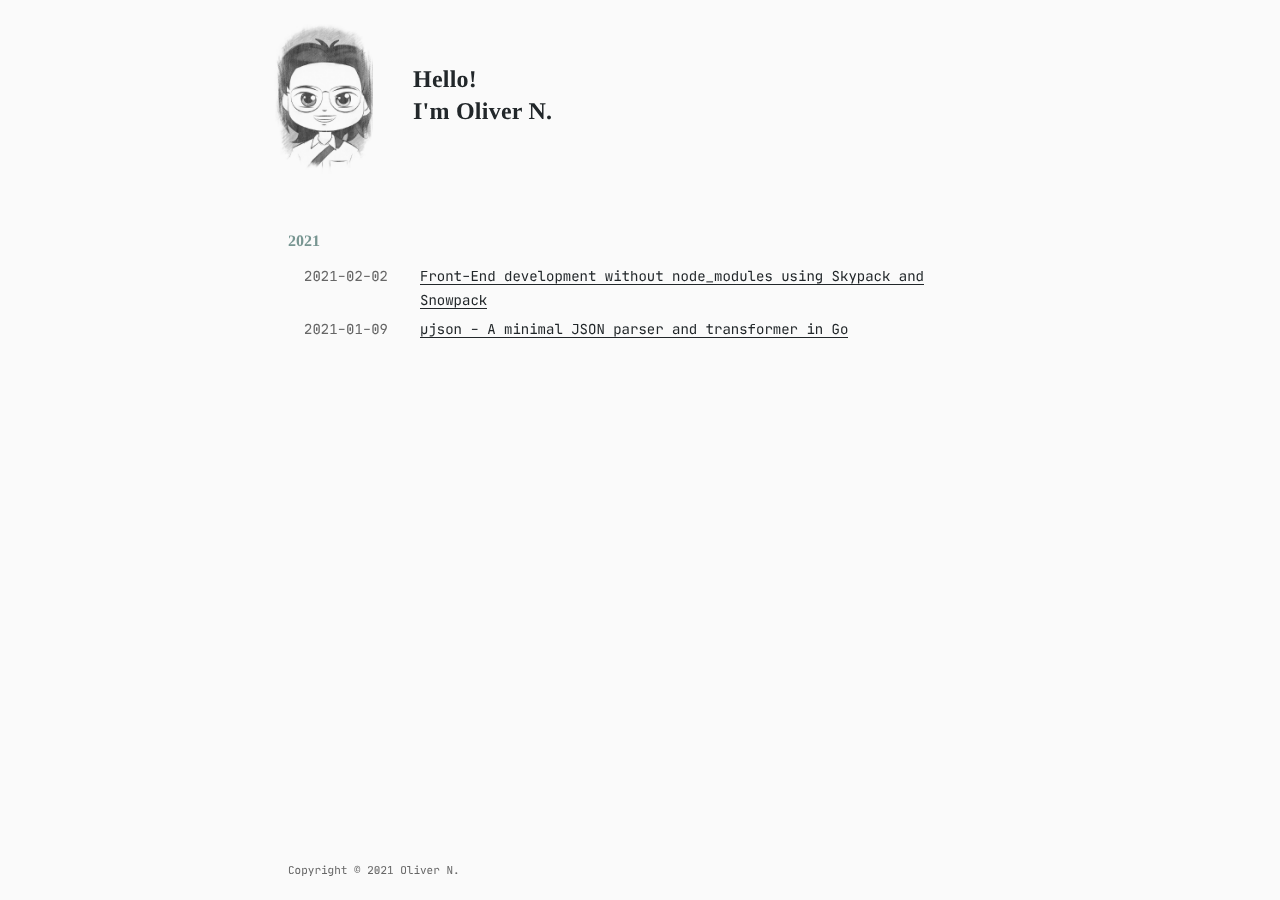
<file: w/page/1/index.html>
<!doctype html><title>https://olvrng.github.io/w/</title><link rel=canonical href=https://olvrng.github.io/w/ ><meta name=robots content=noindex><meta charset=utf-8><meta http-equiv=refresh content="0; url=https://olvrng.github.io/w/">
</file>
